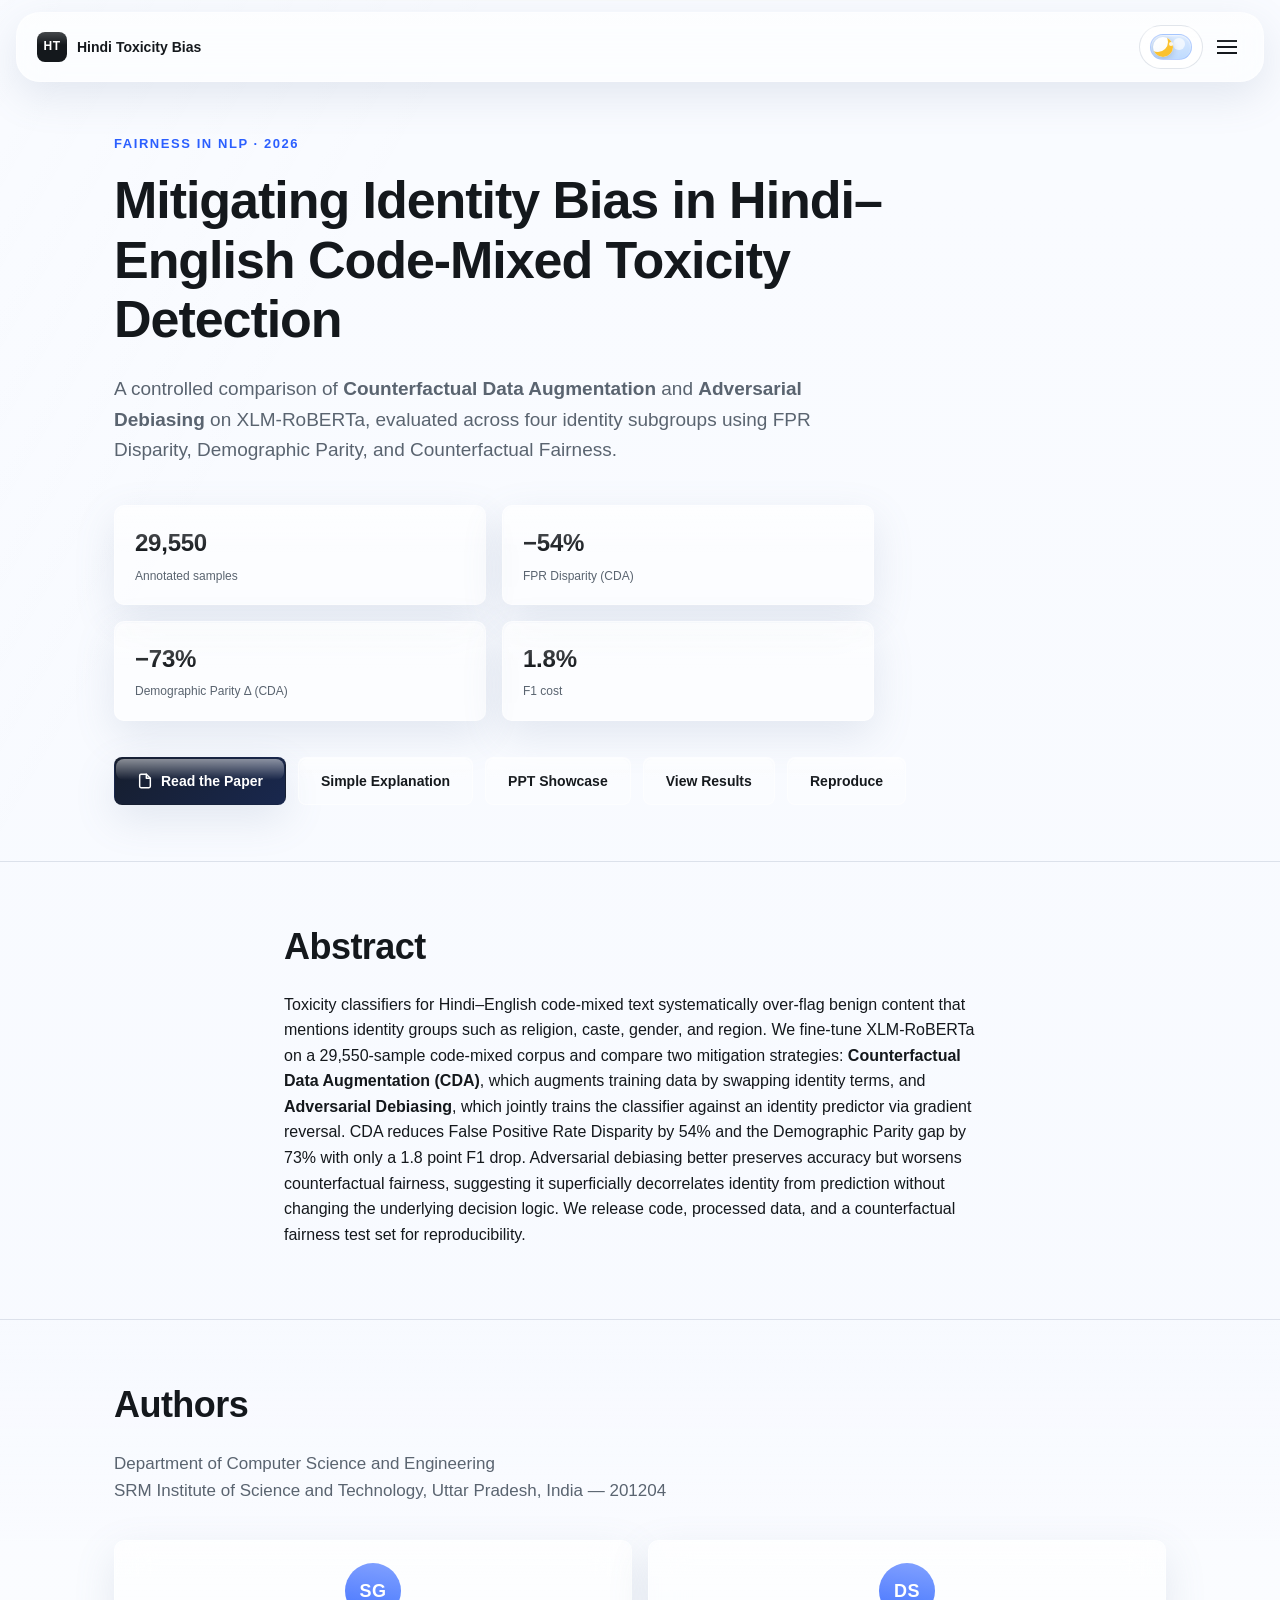
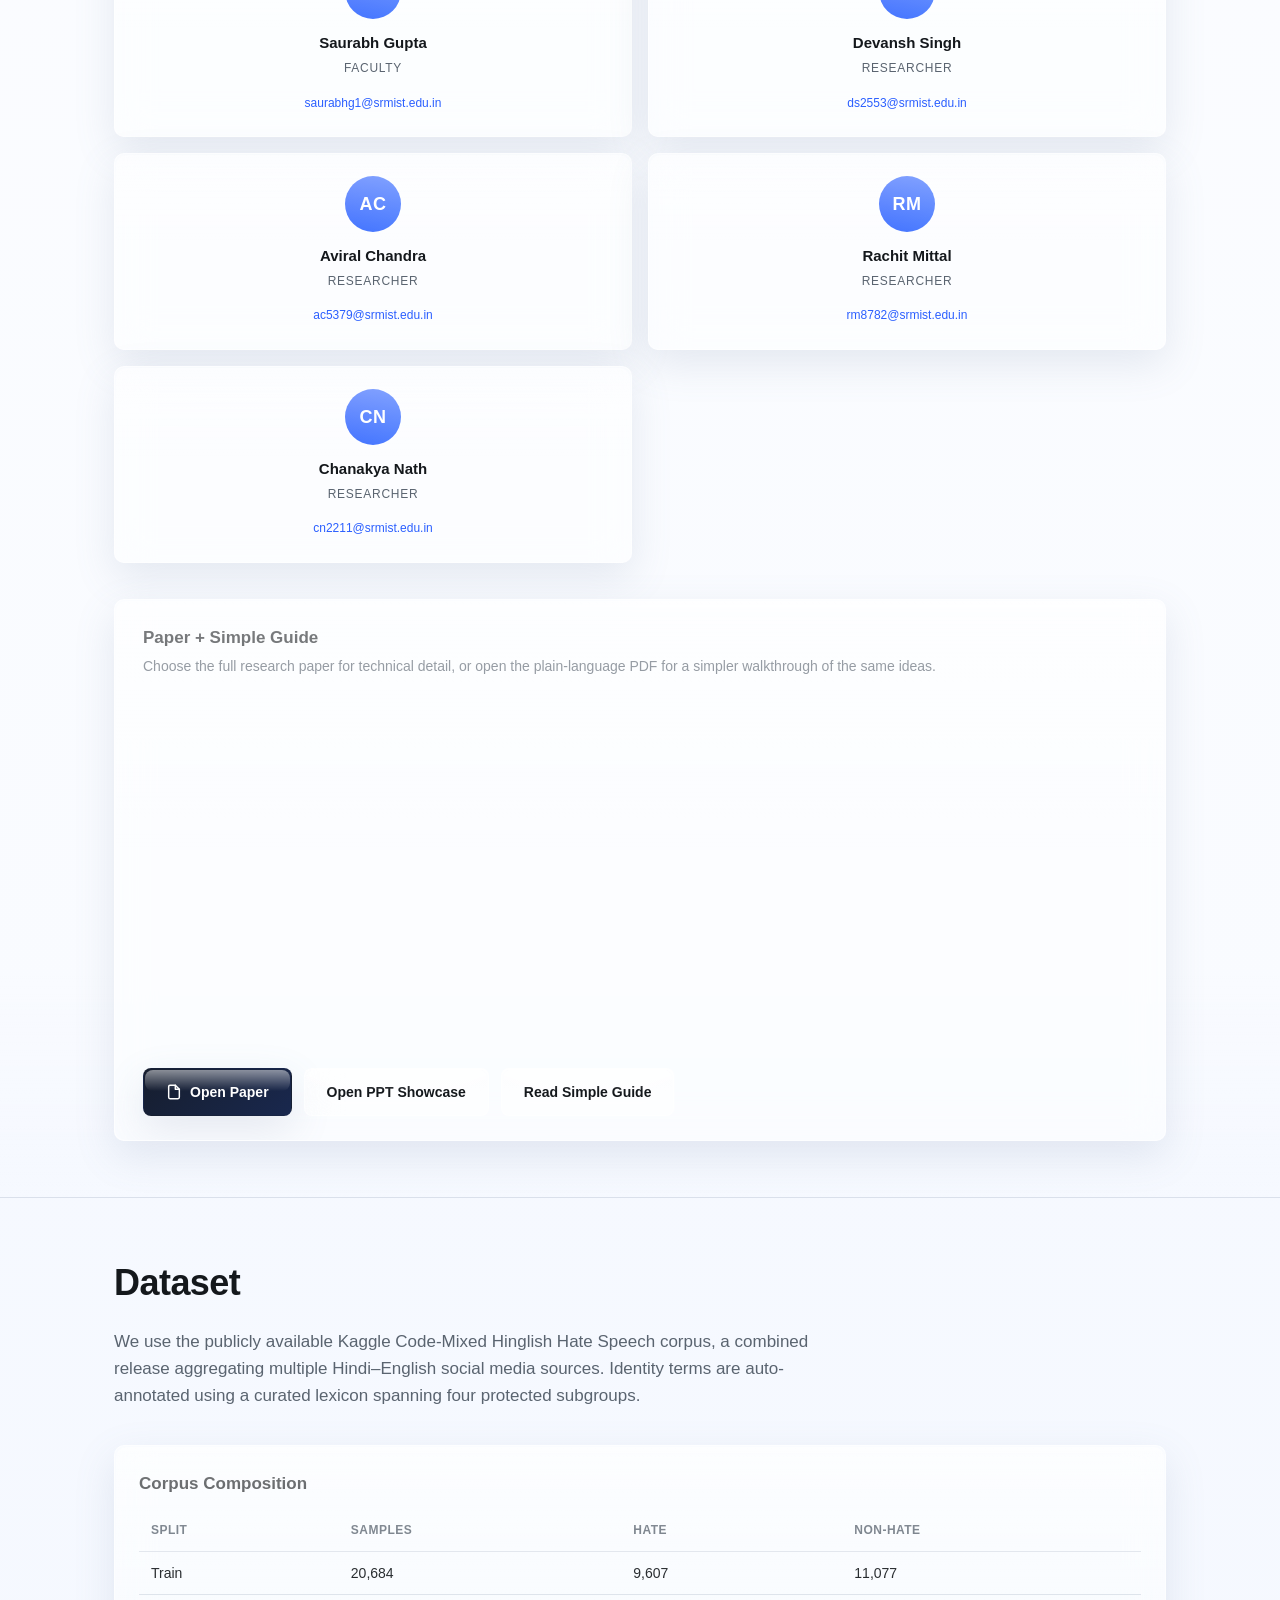
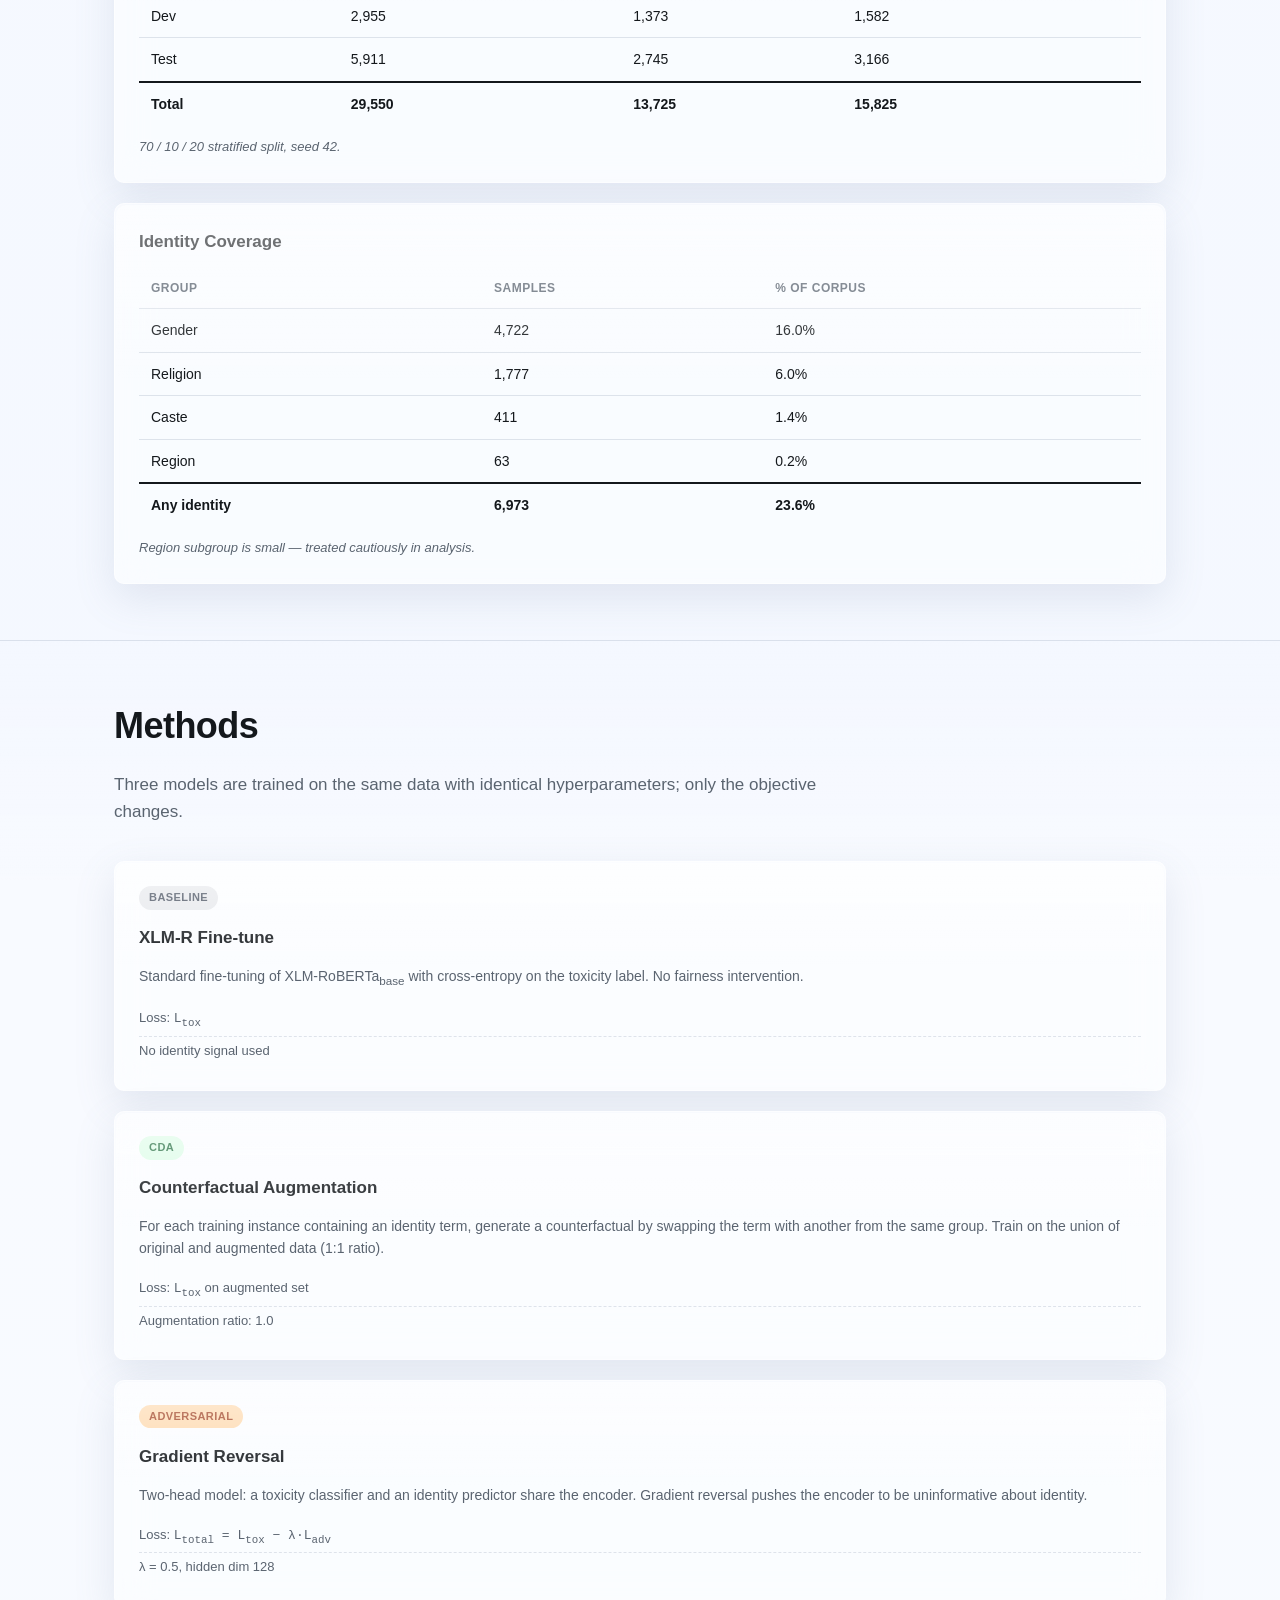
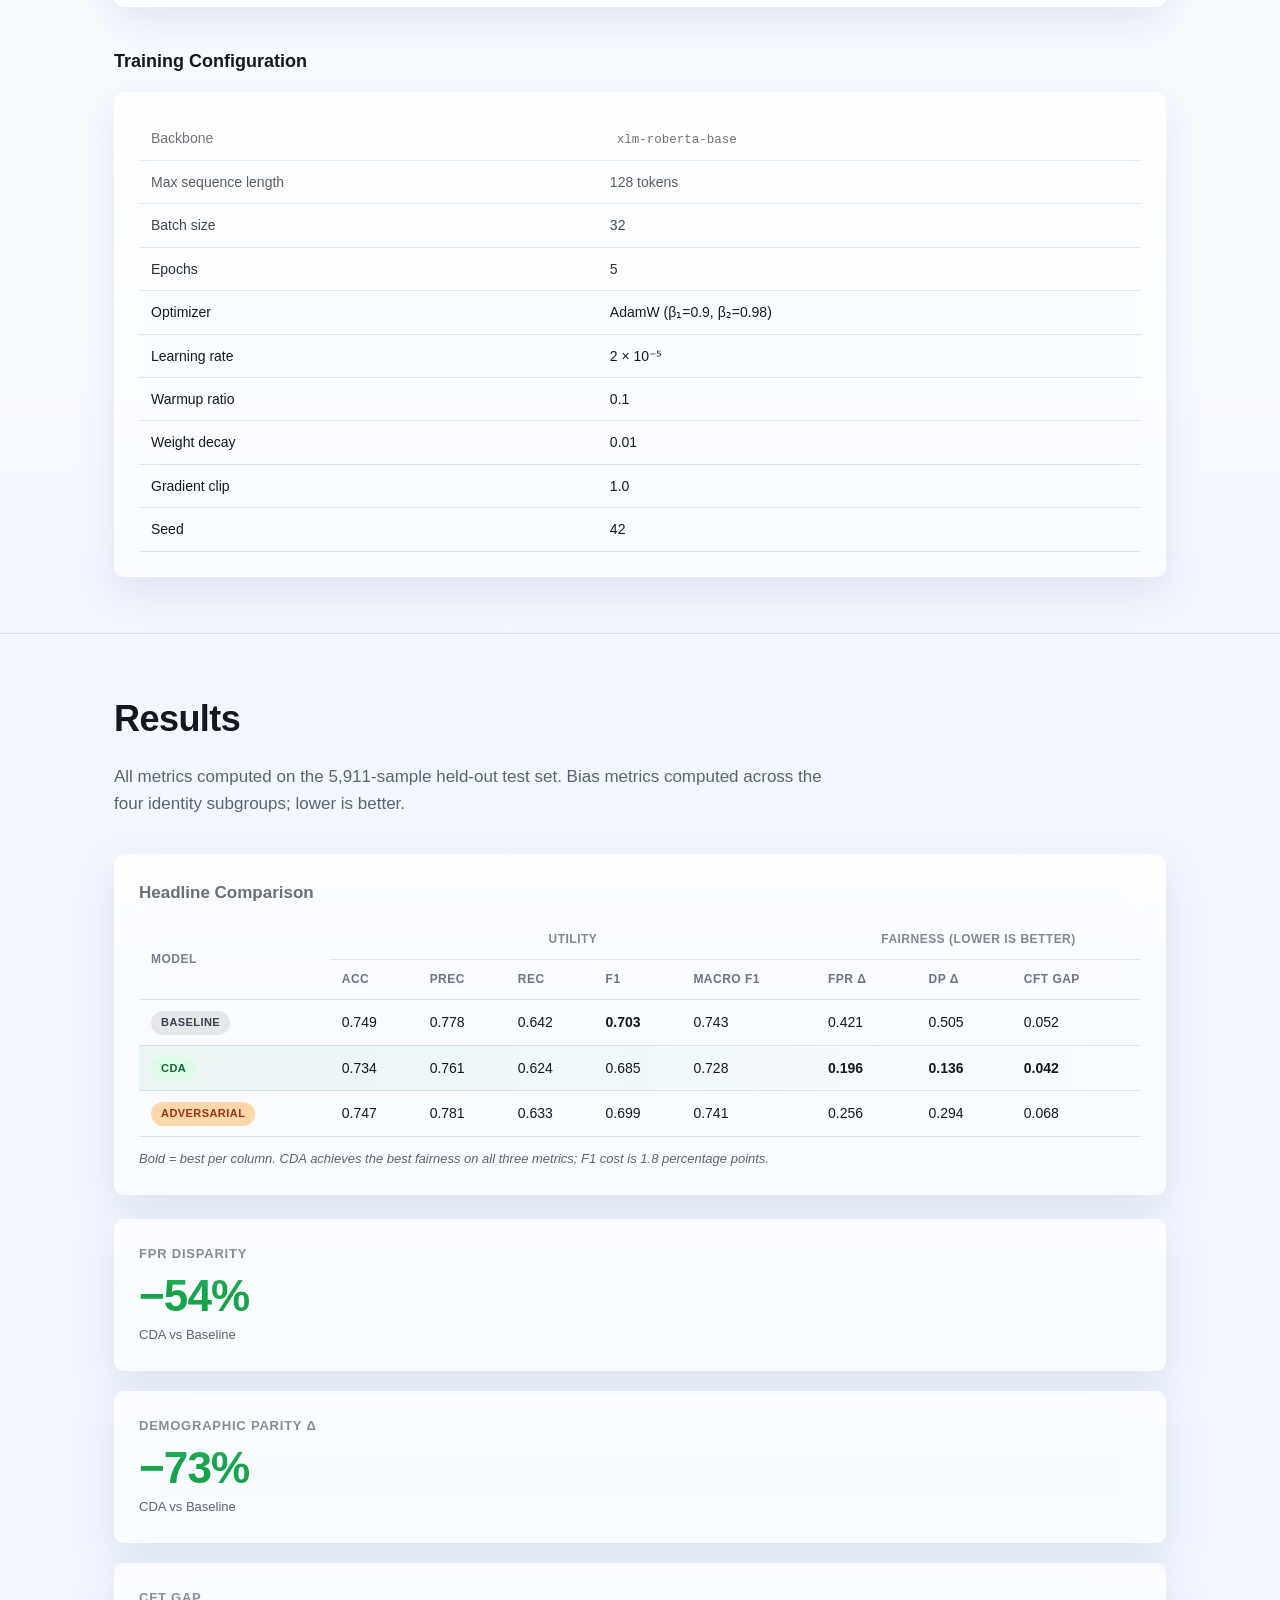
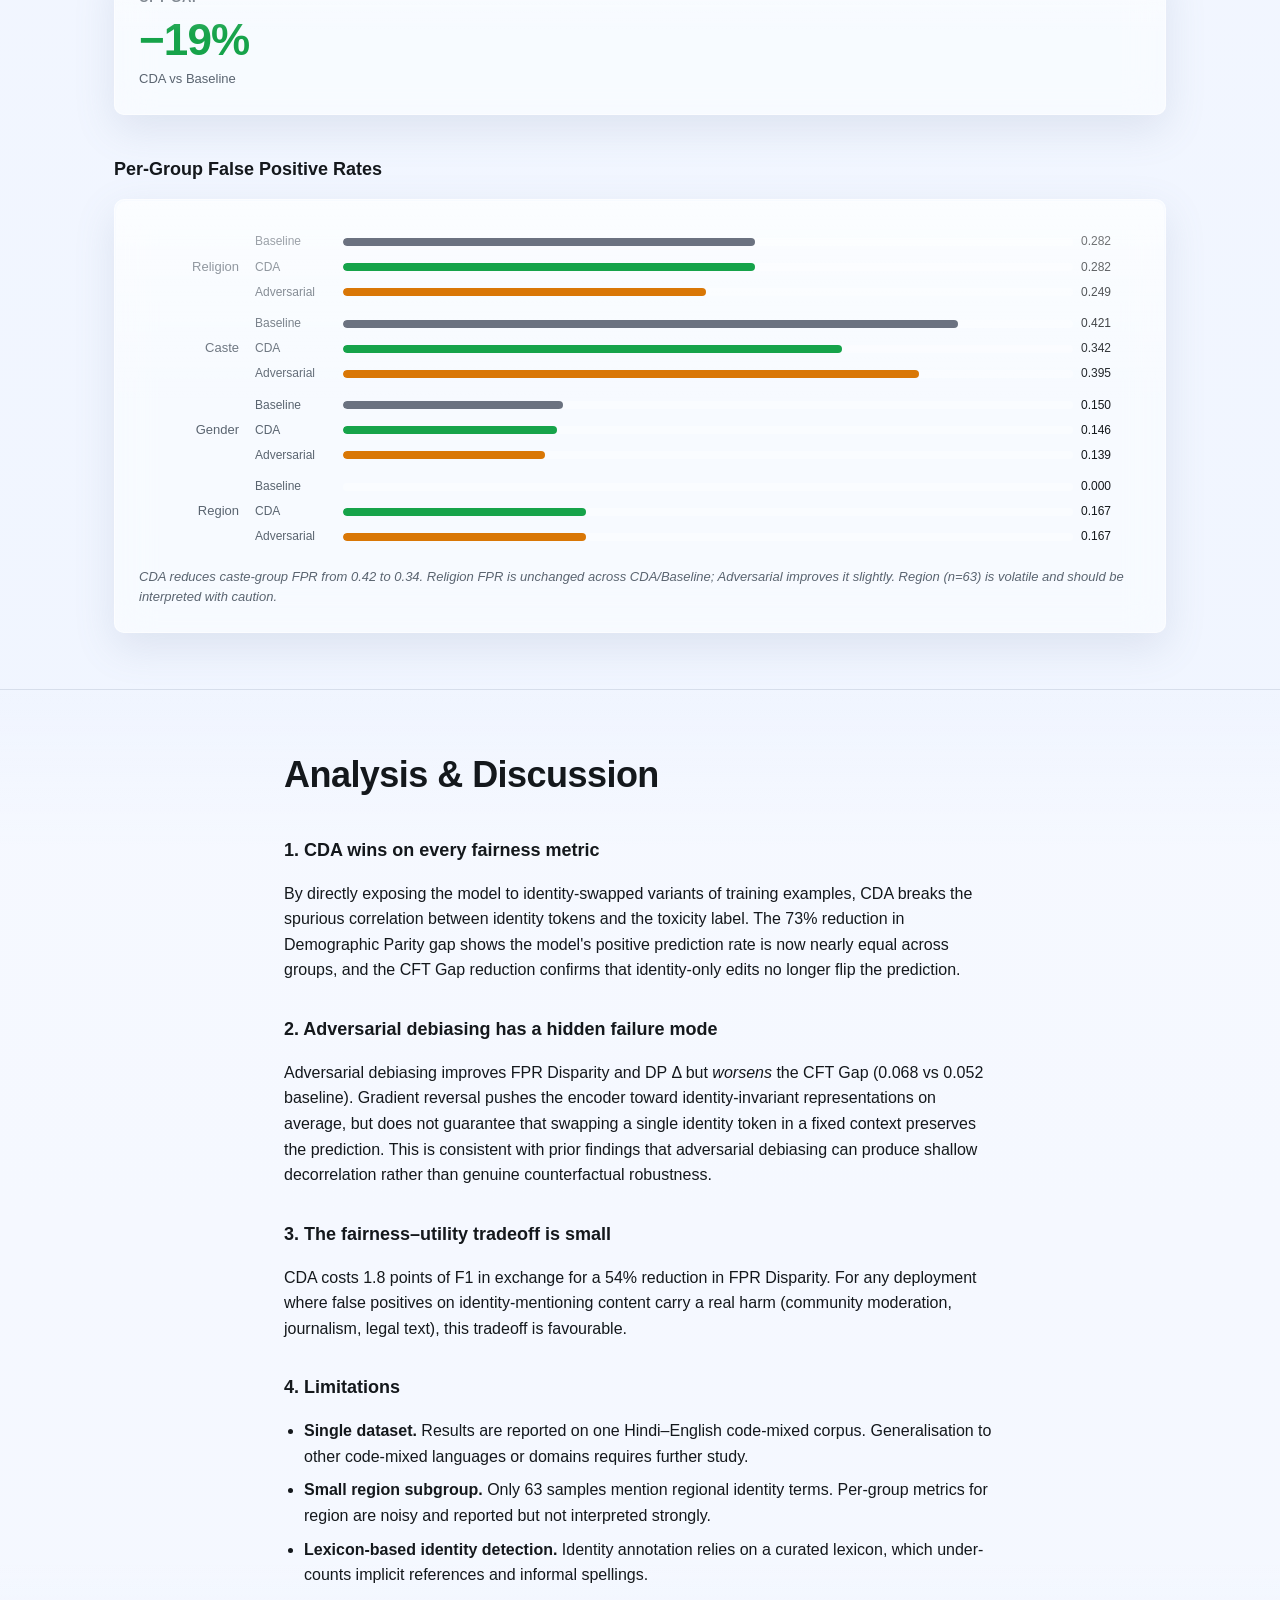
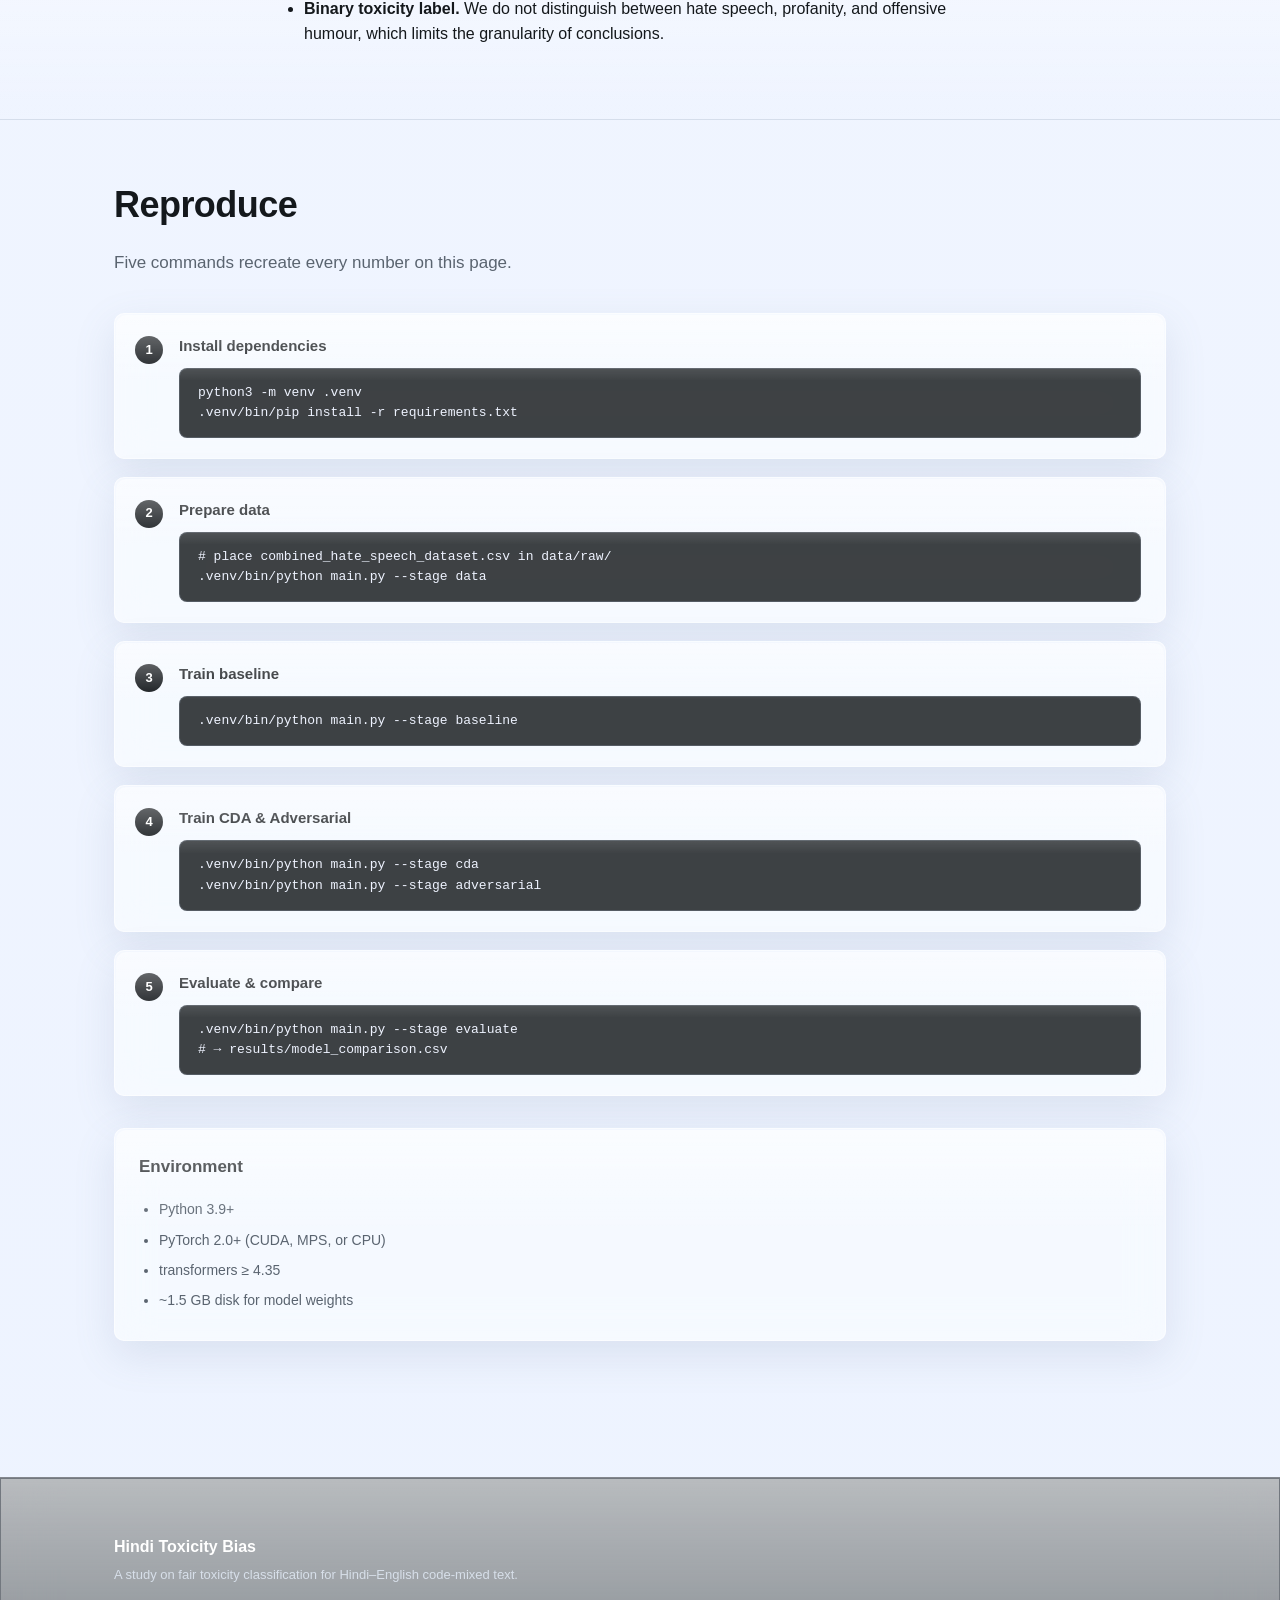
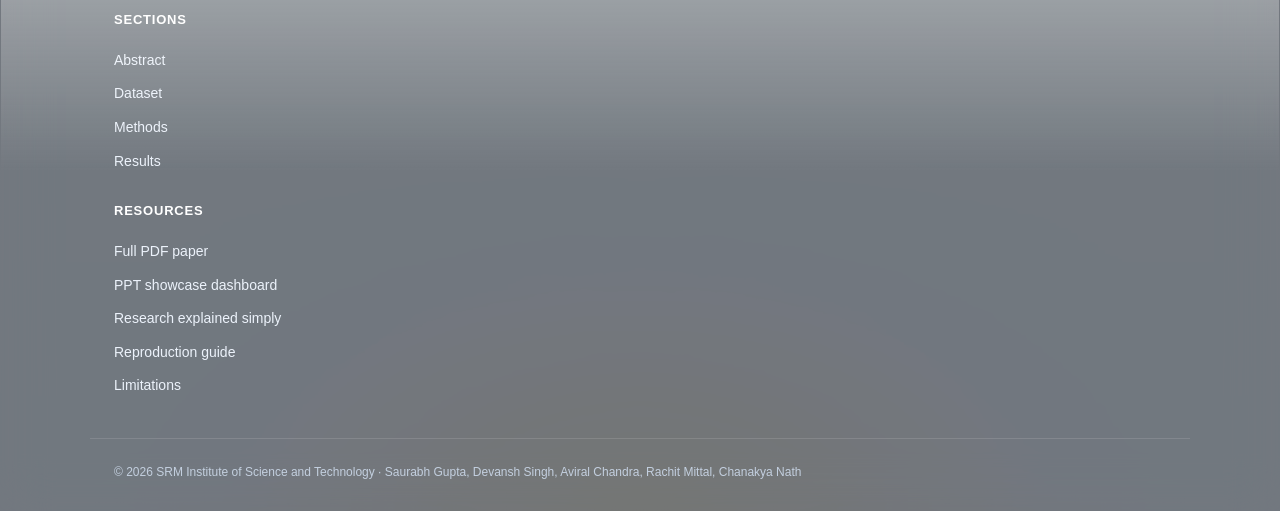
<file: docs/index.html>
<!DOCTYPE html>
<html lang="en">
<head>
  <meta charset="UTF-8" />
  <meta name="viewport" content="width=device-width, initial-scale=1.0" />
  <title>Mitigating Identity Bias in Hindi Toxicity Detection</title>
  <meta name="description" content="A study comparing Counterfactual Data Augmentation and Adversarial Debiasing for fair Hindi-English code-mixed hate speech detection." />
  <meta name="theme-color" content="#fafafa" />
  <script>
    (function () {
      try {
        var storedTheme = localStorage.getItem("theme");
        var theme = storedTheme === "dark" ? "dark" : "light";
        document.documentElement.setAttribute("data-theme", theme);
        var themeColor = document.querySelector('meta[name="theme-color"]');
        if (themeColor) {
          themeColor.setAttribute("content", theme === "dark" ? "#0d1117" : "#fafafa");
        }
      } catch (error) {}
    })();
  </script>
  <link rel="stylesheet" href="styles.css" />
</head>
<body>
  <!-- LOADING SCREEN -->
  <div id="loader" class="loader" aria-hidden="true">
    <div class="loader-inner">
      <div class="loader-mark">HT</div>
      <div class="loader-bar"><span></span></div>
      <p class="loader-text">Loading research</p>
    </div>
  </div>

  <header class="site-header">
    <nav class="nav" aria-label="Primary">
      <a href="#top" class="brand">
        <span class="brand-mark">HT</span>
        <span class="brand-text">Hindi Toxicity Bias</span>
      </a>
      <ul class="nav-links">
        <li><a href="#abstract">Abstract</a></li>
        <li><a href="#authors">Authors</a></li>
        <li><a href="#dataset">Dataset</a></li>
        <li><a href="#methods">Methods</a></li>
        <li><a href="#results">Results</a></li>
        <li><a href="#analysis">Analysis</a></li>
        <li><a href="#reproduce">Reproduce</a></li>
        <li class="nav-mobile-only"><a href="https://github.com/DevanshSrajput/Hindi-Toxicity-Bias" class="nav-github" target="_blank" rel="noopener">
          <svg xmlns="http://www.w3.org/2000/svg" width="16" height="16" viewBox="0 0 24 24" fill="currentColor" aria-hidden="true"><path d="M12 .5C5.65.5.5 5.7.5 12.12c0 5.13 3.3 9.48 7.88 11.01.58.11.79-.26.79-.57 0-.28-.01-1.03-.02-2.02-3.2.71-3.88-1.57-3.88-1.57-.53-1.35-1.28-1.71-1.28-1.71-1.04-.73.08-.72.08-.72 1.15.08 1.76 1.2 1.76 1.2 1.02 1.77 2.68 1.26 3.33.97.1-.75.4-1.26.72-1.55-2.55-.29-5.23-1.29-5.23-5.75 0-1.27.45-2.31 1.18-3.13-.12-.29-.51-1.47.11-3.06 0 0 .96-.31 3.15 1.19a10.8 10.8 0 0 1 5.74 0c2.19-1.5 3.15-1.19 3.15-1.19.62 1.59.23 2.77.11 3.06.74.82 1.18 1.86 1.18 3.13 0 4.47-2.68 5.45-5.24 5.74.41.36.77 1.07.77 2.17 0 1.57-.01 2.84-.01 3.22 0 .31.21.69.8.57A11.64 11.64 0 0 0 23.5 12.12C23.5 5.7 18.35.5 12 .5Z"/></svg>
          <span>GitHub Repo</span>
        </a></li>
        <li class="nav-mobile-only"><a href="ppt-showcase.html" class="nav-showcase">PPT Showcase</a></li>
        <li class="nav-mobile-only"><a href="Research_Explained_Simply.pdf" class="nav-guide" target="_blank" rel="noopener">Simple Guide</a></li>
        <li class="nav-mobile-only"><a href="paper.pdf" class="nav-pdf" target="_blank" rel="noopener">📄 PDF</a></li>
      </ul>
      <div class="nav-actions">
        <div class="nav-shortcuts">
          <a href="https://github.com/DevanshSrajput/Hindi-Toxicity-Bias" class="nav-github nav-github-icon" target="_blank" rel="noopener" aria-label="Open GitHub repository">
            <svg xmlns="http://www.w3.org/2000/svg" width="18" height="18" viewBox="0 0 24 24" fill="currentColor" aria-hidden="true"><path d="M12 .5C5.65.5.5 5.7.5 12.12c0 5.13 3.3 9.48 7.88 11.01.58.11.79-.26.79-.57 0-.28-.01-1.03-.02-2.02-3.2.71-3.88-1.57-3.88-1.57-.53-1.35-1.28-1.71-1.28-1.71-1.04-.73.08-.72.08-.72 1.15.08 1.76 1.2 1.76 1.2 1.02 1.77 2.68 1.26 3.33.97.1-.75.4-1.26.72-1.55-2.55-.29-5.23-1.29-5.23-5.75 0-1.27.45-2.31 1.18-3.13-.12-.29-.51-1.47.11-3.06 0 0 .96-.31 3.15 1.19a10.8 10.8 0 0 1 5.74 0c2.19-1.5 3.15-1.19 3.15-1.19.62 1.59.23 2.77.11 3.06.74.82 1.18 1.86 1.18 3.13 0 4.47-2.68 5.45-5.24 5.74.41.36.77 1.07.77 2.17 0 1.57-.01 2.84-.01 3.22 0 .31.21.69.8.57A11.64 11.64 0 0 0 23.5 12.12C23.5 5.7 18.35.5 12 .5Z"/></svg>
          </a>
          <a href="ppt-showcase.html" class="nav-showcase">PPT Showcase</a>
          <a href="Research_Explained_Simply.pdf" class="nav-guide" target="_blank" rel="noopener">Simple Guide</a>
          <a href="paper.pdf" class="nav-pdf" target="_blank" rel="noopener">📄 PDF</a>
        </div>
        <button class="theme-toggle" type="button" aria-label="Switch to dark mode" aria-pressed="false">
          <span class="theme-toggle-switch" aria-hidden="true">
            <span class="theme-toggle-thumb"></span>
          </span>
          <span class="theme-toggle-text">Dark mode</span>
        </button>
        <button class="nav-toggle" type="button" aria-label="Toggle navigation" aria-expanded="false">
          <span></span><span></span><span></span>
        </button>
      </div>
    </nav>
  </header>

  <main id="top">
    <!-- HERO -->
    <section class="hero">
      <div class="container">
        <p class="eyebrow">Fairness in NLP · 2026</p>
        <h1>Mitigating Identity Bias in Hindi&#8211;English Code-Mixed Toxicity Detection</h1>
        <p class="lede">
          A controlled comparison of <strong>Counterfactual Data Augmentation</strong> and
          <strong>Adversarial Debiasing</strong> on XLM-RoBERTa, evaluated across four identity
          subgroups using FPR Disparity, Demographic Parity, and Counterfactual Fairness.
        </p>
        <div class="hero-stats">
          <div class="stat">
            <span class="stat-num">29,550</span>
            <span class="stat-label">Annotated samples</span>
          </div>
          <div class="stat">
            <span class="stat-num">−54%</span>
            <span class="stat-label">FPR Disparity (CDA)</span>
          </div>
          <div class="stat">
            <span class="stat-num">−73%</span>
            <span class="stat-label">Demographic Parity Δ (CDA)</span>
          </div>
          <div class="stat">
            <span class="stat-num">1.8%</span>
            <span class="stat-label">F1 cost</span>
          </div>
        </div>
        <div class="hero-actions">
          <a href="paper.pdf" target="_blank" rel="noopener" class="btn btn-primary">
            <svg xmlns="http://www.w3.org/2000/svg" width="16" height="16" viewBox="0 0 24 24" fill="none" stroke="currentColor" stroke-width="2.2" stroke-linecap="round" stroke-linejoin="round" style="margin-right:8px;vertical-align:-3px"><path d="M14 2H6a2 2 0 0 0-2 2v16a2 2 0 0 0 2 2h12a2 2 0 0 0 2-2V8z"/><polyline points="14 2 14 8 20 8"/></svg>
            Read the Paper
          </a>
          <a href="Research_Explained_Simply.pdf" target="_blank" rel="noopener" class="btn btn-ghost">Simple Explanation</a>
          <a href="ppt-showcase.html" class="btn btn-ghost">PPT Showcase</a>
          <a href="#results" class="btn btn-ghost">View Results</a>
          <a href="#reproduce" class="btn btn-ghost">Reproduce</a>
        </div>
      </div>
    </section>

    <!-- ABSTRACT -->
    <section id="abstract" class="section">
      <div class="container narrow">
        <h2>Abstract</h2>
        <p>
          Toxicity classifiers for Hindi&#8211;English code-mixed text systematically over-flag
          benign content that mentions identity groups such as religion, caste, gender, and
          region. We fine-tune XLM-RoBERTa on a 29,550-sample code-mixed corpus and compare two
          mitigation strategies: <strong>Counterfactual Data Augmentation (CDA)</strong>, which
          augments training data by swapping identity terms, and <strong>Adversarial
          Debiasing</strong>, which jointly trains the classifier against an identity predictor
          via gradient reversal. CDA reduces False Positive Rate Disparity by 54% and the
          Demographic Parity gap by 73% with only a 1.8 point F1 drop. Adversarial debiasing
          better preserves accuracy but worsens counterfactual fairness, suggesting it
          superficially decorrelates identity from prediction without changing the underlying
          decision logic. We release code, processed data, and a counterfactual fairness test
          set for reproducibility.
        </p>
      </div>
    </section>

    <!-- AUTHORS -->
    <section id="authors" class="section section-alt">
      <div class="container">
        <h2>Authors</h2>
        <p class="section-lede">
          Department of Computer Science and Engineering<br>
          SRM Institute of Science and Technology, Uttar Pradesh, India &mdash; 201204
        </p>

        <div class="authors-grid">
          <article class="author-card">
            <div class="author-avatar">SG</div>
            <h3>Saurabh Gupta</h3>
            <p class="author-role">Faculty</p>
            <a class="author-mail" href="mailto:saurabhg1@srmist.edu.in">saurabhg1@srmist.edu.in</a>
          </article>

          <article class="author-card">
            <div class="author-avatar">DS</div>
            <h3>Devansh Singh</h3>
            <p class="author-role">Researcher</p>
            <a class="author-mail" href="mailto:ds2553@srmist.edu.in">ds2553@srmist.edu.in</a>
          </article>

          <article class="author-card">
            <div class="author-avatar">AC</div>
            <h3>Aviral Chandra</h3>
            <p class="author-role">Researcher</p>
            <a class="author-mail" href="mailto:ac5379@srmist.edu.in">ac5379@srmist.edu.in</a>
          </article>

          <article class="author-card">
            <div class="author-avatar">RM</div>
            <h3>Rachit Mittal</h3>
            <p class="author-role">Researcher</p>
            <a class="author-mail" href="mailto:rm8782@srmist.edu.in">rm8782@srmist.edu.in</a>
          </article>

          <article class="author-card">
            <div class="author-avatar">CN</div>
            <h3>Chanakya Nath</h3>
            <p class="author-role">Researcher</p>
            <a class="author-mail" href="mailto:cn2211@srmist.edu.in">cn2211@srmist.edu.in</a>
          </article>
        </div>

        <div class="paper-cta">
          <div class="paper-cta-copy">
            <h3>Paper + Simple Guide</h3>
            <p>Choose the full research paper for technical detail, or open the plain-language PDF for a simpler walkthrough of the same ideas.</p>
          </div>
          <div class="paper-cta-actions">
            <a href="paper.pdf" target="_blank" rel="noopener" class="btn btn-primary">
              <svg xmlns="http://www.w3.org/2000/svg" width="16" height="16" viewBox="0 0 24 24" fill="none" stroke="currentColor" stroke-width="2.2" stroke-linecap="round" stroke-linejoin="round" style="margin-right:8px;vertical-align:-3px"><path d="M14 2H6a2 2 0 0 0-2 2v16a2 2 0 0 0 2 2h12a2 2 0 0 0 2-2V8z"/><polyline points="14 2 14 8 20 8"/></svg>
              Open Paper
            </a>
            <a href="ppt-showcase.html" class="btn btn-ghost">Open PPT Showcase</a>
            <a href="Research_Explained_Simply.pdf" target="_blank" rel="noopener" class="btn btn-ghost">Read Simple Guide</a>
          </div>
        </div>
      </div>
    </section>

    <!-- DATASET -->
    <section id="dataset" class="section">
      <div class="container">
        <h2>Dataset</h2>
        <p class="section-lede">
          We use the publicly available Kaggle Code-Mixed Hinglish Hate Speech corpus, a
          combined release aggregating multiple Hindi&#8211;English social media sources.
          Identity terms are auto-annotated using a curated lexicon spanning four protected
          subgroups.
        </p>

        <div class="grid grid-2">
          <div class="card">
            <h3>Corpus Composition</h3>
            <table class="data-table">
              <thead>
                <tr><th>Split</th><th>Samples</th><th>Hate</th><th>Non-Hate</th></tr>
              </thead>
              <tbody>
                <tr><td>Train</td><td>20,684</td><td>9,607</td><td>11,077</td></tr>
                <tr><td>Dev</td><td>2,955</td><td>1,373</td><td>1,582</td></tr>
                <tr><td>Test</td><td>5,911</td><td>2,745</td><td>3,166</td></tr>
                <tr class="total"><td>Total</td><td>29,550</td><td>13,725</td><td>15,825</td></tr>
              </tbody>
            </table>
            <p class="caption">70 / 10 / 20 stratified split, seed 42.</p>
          </div>

          <div class="card">
            <h3>Identity Coverage</h3>
            <table class="data-table">
              <thead>
                <tr><th>Group</th><th>Samples</th><th>% of corpus</th></tr>
              </thead>
              <tbody>
                <tr><td>Gender</td><td>4,722</td><td>16.0%</td></tr>
                <tr><td>Religion</td><td>1,777</td><td>6.0%</td></tr>
                <tr><td>Caste</td><td>411</td><td>1.4%</td></tr>
                <tr><td>Region</td><td>63</td><td>0.2%</td></tr>
                <tr class="total"><td>Any identity</td><td>6,973</td><td>23.6%</td></tr>
              </tbody>
            </table>
            <p class="caption">Region subgroup is small &mdash; treated cautiously in analysis.</p>
          </div>
        </div>
      </div>
    </section>

    <!-- METHODS -->
    <section id="methods" class="section section-alt">
      <div class="container">
        <h2>Methods</h2>
        <p class="section-lede">
          Three models are trained on the same data with identical hyperparameters; only the
          objective changes.
        </p>

        <div class="grid grid-3">
          <div class="card method-card">
            <span class="badge badge-baseline">Baseline</span>
            <h3>XLM-R Fine-tune</h3>
            <p>
              Standard fine-tuning of XLM-RoBERTa<sub>base</sub> with cross-entropy on the toxicity
              label. No fairness intervention.
            </p>
            <ul class="hyper-list">
              <li>Loss: <code>L<sub>tox</sub></code></li>
              <li>No identity signal used</li>
            </ul>
          </div>

          <div class="card method-card">
            <span class="badge badge-cda">CDA</span>
            <h3>Counterfactual Augmentation</h3>
            <p>
              For each training instance containing an identity term, generate a counterfactual
              by swapping the term with another from the same group. Train on the union of
              original and augmented data (1:1 ratio).
            </p>
            <ul class="hyper-list">
              <li>Loss: <code>L<sub>tox</sub></code> on augmented set</li>
              <li>Augmentation ratio: 1.0</li>
            </ul>
          </div>

          <div class="card method-card">
            <span class="badge badge-adv">Adversarial</span>
            <h3>Gradient Reversal</h3>
            <p>
              Two-head model: a toxicity classifier and an identity predictor share the encoder.
              Gradient reversal pushes the encoder to be uninformative about identity.
            </p>
            <ul class="hyper-list">
              <li>Loss: <code>L<sub>total</sub> = L<sub>tox</sub> &minus; λ·L<sub>adv</sub></code></li>
              <li>λ = 0.5, hidden dim 128</li>
            </ul>
          </div>
        </div>

        <h3 class="subhead">Training Configuration</h3>
        <div class="card config-card">
          <table class="data-table">
            <tbody>
              <tr><td>Backbone</td><td><code>xlm-roberta-base</code></td></tr>
              <tr><td>Max sequence length</td><td>128 tokens</td></tr>
              <tr><td>Batch size</td><td>32</td></tr>
              <tr><td>Epochs</td><td>5</td></tr>
              <tr><td>Optimizer</td><td>AdamW (β₁=0.9, β₂=0.98)</td></tr>
              <tr><td>Learning rate</td><td>2 × 10⁻⁵</td></tr>
              <tr><td>Warmup ratio</td><td>0.1</td></tr>
              <tr><td>Weight decay</td><td>0.01</td></tr>
              <tr><td>Gradient clip</td><td>1.0</td></tr>
              <tr><td>Seed</td><td>42</td></tr>
            </tbody>
          </table>
        </div>
      </div>
    </section>

    <!-- RESULTS -->
    <section id="results" class="section">
      <div class="container">
        <h2>Results</h2>
        <p class="section-lede">
          All metrics computed on the 5,911-sample held-out test set. Bias metrics computed
          across the four identity subgroups; lower is better.
        </p>

        <div class="card results-card">
          <h3>Headline Comparison</h3>
          <div class="table-wrap">
            <table class="data-table results-table">
              <thead>
                <tr>
                  <th rowspan="2">Model</th>
                  <th colspan="5" class="group-header">Utility</th>
                  <th colspan="3" class="group-header">Fairness (lower is better)</th>
                </tr>
                <tr>
                  <th>Acc</th><th>Prec</th><th>Rec</th><th>F1</th><th>Macro F1</th>
                  <th>FPR Δ</th><th>DP Δ</th><th>CFT Gap</th>
                </tr>
              </thead>
              <tbody>
                <tr>
                  <td><span class="badge badge-baseline">Baseline</span></td>
                  <td>0.749</td><td>0.778</td><td>0.642</td><td><strong>0.703</strong></td><td>0.743</td>
                  <td>0.421</td><td>0.505</td><td>0.052</td>
                </tr>
                <tr class="row-best">
                  <td><span class="badge badge-cda">CDA</span></td>
                  <td>0.734</td><td>0.761</td><td>0.624</td><td>0.685</td><td>0.728</td>
                  <td><strong>0.196</strong></td><td><strong>0.136</strong></td><td><strong>0.042</strong></td>
                </tr>
                <tr>
                  <td><span class="badge badge-adv">Adversarial</span></td>
                  <td>0.747</td><td>0.781</td><td>0.633</td><td>0.699</td><td>0.741</td>
                  <td>0.256</td><td>0.294</td><td>0.068</td>
                </tr>
              </tbody>
            </table>
          </div>
          <p class="caption">
            Bold = best per column. CDA achieves the best fairness on all three metrics; F1 cost
            is 1.8 percentage points.
          </p>
        </div>

        <div class="grid grid-3 deltas">
          <div class="card delta-card good">
            <span class="delta-label">FPR Disparity</span>
            <span class="delta-value">−54%</span>
            <span class="delta-sub">CDA vs Baseline</span>
          </div>
          <div class="card delta-card good">
            <span class="delta-label">Demographic Parity Δ</span>
            <span class="delta-value">−73%</span>
            <span class="delta-sub">CDA vs Baseline</span>
          </div>
          <div class="card delta-card good">
            <span class="delta-label">CFT Gap</span>
            <span class="delta-value">−19%</span>
            <span class="delta-sub">CDA vs Baseline</span>
          </div>
        </div>

        <h3 class="subhead">Per-Group False Positive Rates</h3>
        <div class="card">
          <div class="chart" id="fprChart" aria-label="Bar chart of FPR by identity group">
            <!-- bars rendered by JS -->
          </div>
          <p class="caption">
            CDA reduces caste-group FPR from 0.42 to 0.34. Religion FPR is unchanged across
            CDA/Baseline; Adversarial improves it slightly. Region (n=63) is volatile and
            should be interpreted with caution.
          </p>
        </div>
      </div>
    </section>

    <!-- ANALYSIS -->
    <section id="analysis" class="section section-alt">
      <div class="container narrow">
        <h2>Analysis &amp; Discussion</h2>

        <h3>1. CDA wins on every fairness metric</h3>
        <p>
          By directly exposing the model to identity-swapped variants of training examples,
          CDA breaks the spurious correlation between identity tokens and the toxicity label.
          The 73% reduction in Demographic Parity gap shows the model&apos;s positive prediction
          rate is now nearly equal across groups, and the CFT Gap reduction confirms that
          identity-only edits no longer flip the prediction.
        </p>

        <h3>2. Adversarial debiasing has a hidden failure mode</h3>
        <p>
          Adversarial debiasing improves FPR Disparity and DP Δ but <em>worsens</em> the CFT
          Gap (0.068 vs 0.052 baseline). Gradient reversal pushes the encoder toward
          identity-invariant representations on average, but does not guarantee that swapping
          a single identity token in a fixed context preserves the prediction. This is
          consistent with prior findings that adversarial debiasing can produce shallow
          decorrelation rather than genuine counterfactual robustness.
        </p>

        <h3>3. The fairness&ndash;utility tradeoff is small</h3>
        <p>
          CDA costs 1.8 points of F1 in exchange for a 54% reduction in FPR Disparity. For any
          deployment where false positives on identity-mentioning content carry a real harm
          (community moderation, journalism, legal text), this tradeoff is favourable.
        </p>

        <h3>4. Limitations</h3>
        <ul>
          <li>
            <strong>Single dataset.</strong> Results are reported on one Hindi&ndash;English
            code-mixed corpus. Generalisation to other code-mixed languages or domains
            requires further study.
          </li>
          <li>
            <strong>Small region subgroup.</strong> Only 63 samples mention regional identity
            terms. Per-group metrics for region are noisy and reported but not interpreted
            strongly.
          </li>
          <li>
            <strong>Lexicon-based identity detection.</strong> Identity annotation relies on a
            curated lexicon, which under-counts implicit references and informal spellings.
          </li>
          <li>
            <strong>Binary toxicity label.</strong> We do not distinguish between hate speech,
            profanity, and offensive humour, which limits the granularity of conclusions.
          </li>
        </ul>
      </div>
    </section>

    <!-- REPRODUCE -->
    <section id="reproduce" class="section">
      <div class="container">
        <h2>Reproduce</h2>
        <p class="section-lede">Five commands recreate every number on this page.</p>

        <ol class="repro-steps">
          <li>
            <h4>Install dependencies</h4>
            <pre><code>python3 -m venv .venv
.venv/bin/pip install -r requirements.txt</code></pre>
          </li>
          <li>
            <h4>Prepare data</h4>
            <pre><code># place combined_hate_speech_dataset.csv in data/raw/
.venv/bin/python main.py --stage data</code></pre>
          </li>
          <li>
            <h4>Train baseline</h4>
            <pre><code>.venv/bin/python main.py --stage baseline</code></pre>
          </li>
          <li>
            <h4>Train CDA &amp; Adversarial</h4>
            <pre><code>.venv/bin/python main.py --stage cda
.venv/bin/python main.py --stage adversarial</code></pre>
          </li>
          <li>
            <h4>Evaluate &amp; compare</h4>
            <pre><code>.venv/bin/python main.py --stage evaluate
# → results/model_comparison.csv</code></pre>
          </li>
        </ol>

        <div class="card env-card">
          <h3>Environment</h3>
          <ul>
            <li>Python 3.9+</li>
            <li>PyTorch 2.0+ (CUDA, MPS, or CPU)</li>
            <li>transformers ≥ 4.35</li>
            <li>~1.5 GB disk for model weights</li>
          </ul>
        </div>
      </div>
    </section>
  </main>

  <footer class="site-footer">
    <div class="container footer-grid">
      <div>
        <p class="brand-text">Hindi Toxicity Bias</p>
        <p class="muted">A study on fair toxicity classification for Hindi&ndash;English code-mixed text.</p>
      </div>
      <div>
        <p class="footer-head">Sections</p>
        <ul>
          <li><a href="#abstract">Abstract</a></li>
          <li><a href="#dataset">Dataset</a></li>
          <li><a href="#methods">Methods</a></li>
          <li><a href="#results">Results</a></li>
        </ul>
      </div>
      <div>
        <p class="footer-head">Resources</p>
        <ul>
          <li><a href="paper.pdf" target="_blank" rel="noopener">Full PDF paper</a></li>
          <li><a href="ppt-showcase.html">PPT showcase dashboard</a></li>
          <li><a href="Research_Explained_Simply.pdf" target="_blank" rel="noopener">Research explained simply</a></li>
          <li><a href="#reproduce">Reproduction guide</a></li>
          <li><a href="#analysis">Limitations</a></li>
        </ul>
      </div>
    </div>
    <div class="container">
      <p class="muted small">
        © 2026 SRM Institute of Science and Technology · Saurabh Gupta, Devansh Singh, Aviral Chandra, Rachit Mittal, Chanakya Nath
      </p>
    </div>
  </footer>

  <script src="script.js"></script>
</body>
</html>
</file>
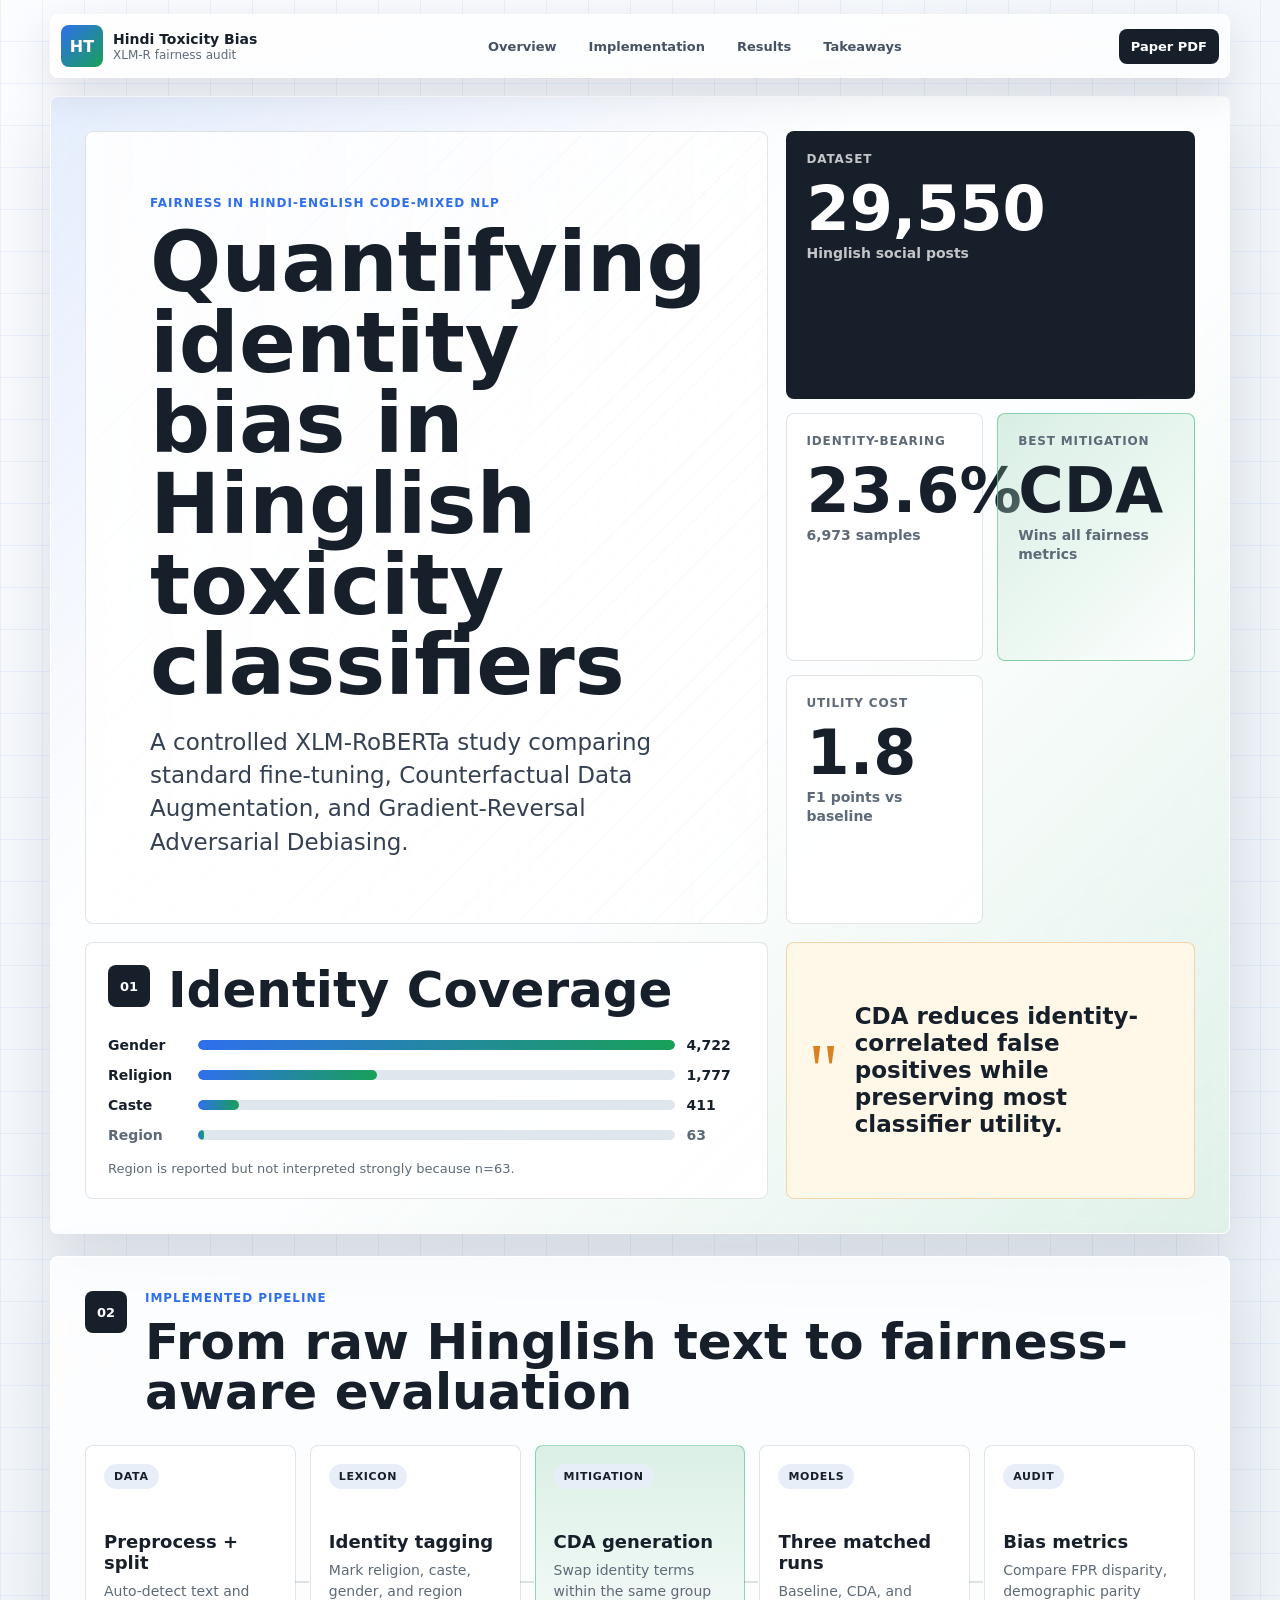
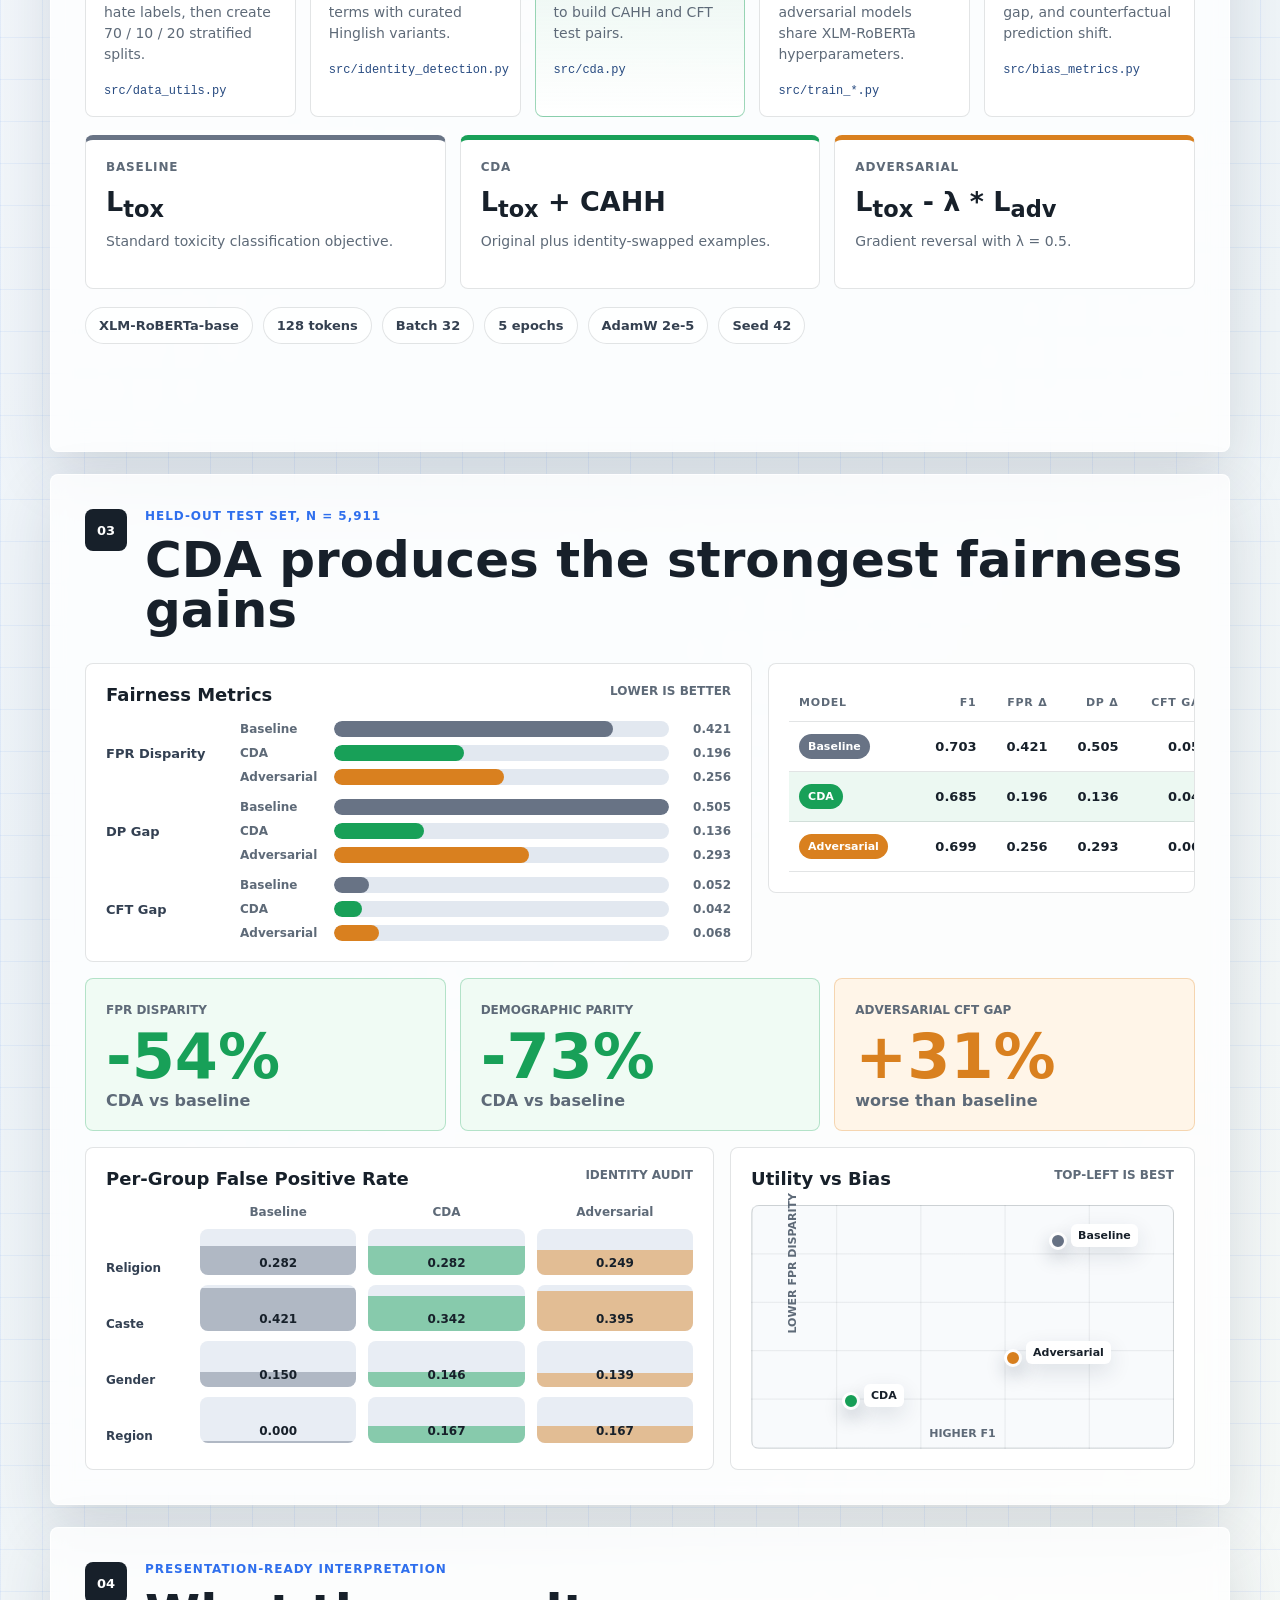
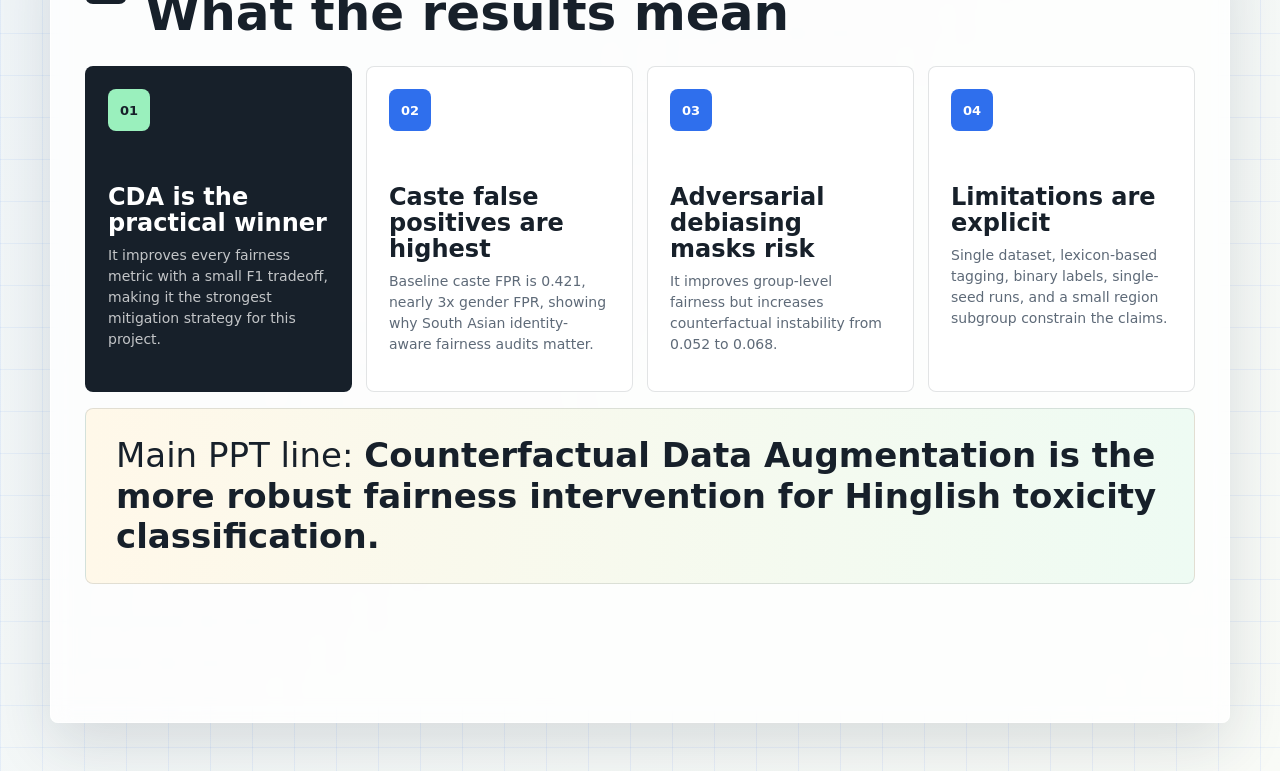
<file: docs/ppt-showcase.html>
<!DOCTYPE html>
<html lang="en">
<head>
  <meta charset="UTF-8" />
  <meta name="viewport" content="width=device-width, initial-scale=1.0" />
  <title>Hindi Toxicity Bias Research Showcase</title>
  <meta
    name="description"
    content="Presentation dashboard for the Hindi-Hinglish toxicity bias mitigation research project."
  />
  <meta name="theme-color" content="#f6f8fb" />
  <link rel="stylesheet" href="ppt-showcase.css" />
</head>
<body>
  <header class="topbar">
    <a class="brand" href="#overview" aria-label="Hindi Toxicity Bias showcase">
      <span class="brand-mark">HT</span>
      <span>
        <strong>Hindi Toxicity Bias</strong>
        <small>XLM-R fairness audit</small>
      </span>
    </a>

    <nav class="deck-nav" aria-label="Deck sections">
      <a href="#overview">Overview</a>
      <a href="#implementation">Implementation</a>
      <a href="#results">Results</a>
      <a href="#takeaways">Takeaways</a>
    </nav>

    <a class="paper-link" href="paper.pdf" target="_blank" rel="noopener">Paper PDF</a>
  </header>

  <main class="deck">
    <section class="slide overview-slide" id="overview" aria-labelledby="overview-title">
      <div class="overview-grid">
        <div class="title-panel">
          <p class="kicker">Fairness in Hindi-English code-mixed NLP</p>
          <h1 id="overview-title">Quantifying identity bias in Hinglish toxicity classifiers</h1>
          <p class="lede">
            A controlled XLM-RoBERTa study comparing standard fine-tuning,
            Counterfactual Data Augmentation, and Gradient-Reversal Adversarial Debiasing.
          </p>
        </div>

        <div class="metric-wall" aria-label="Headline research metrics">
          <article class="metric-card large">
            <span class="metric-label">Dataset</span>
            <strong>29,550</strong>
            <span>Hinglish social posts</span>
          </article>
          <article class="metric-card">
            <span class="metric-label">Identity-bearing</span>
            <strong>23.6%</strong>
            <span>6,973 samples</span>
          </article>
          <article class="metric-card winner">
            <span class="metric-label">Best mitigation</span>
            <strong>CDA</strong>
            <span>Wins all fairness metrics</span>
          </article>
          <article class="metric-card">
            <span class="metric-label">Utility cost</span>
            <strong>1.8</strong>
            <span>F1 points vs baseline</span>
          </article>
        </div>

        <div class="identity-panel">
          <div class="panel-heading">
            <span class="section-number">01</span>
            <h2>Identity Coverage</h2>
          </div>
          <div class="identity-bars" aria-label="Identity group sample coverage">
            <div class="identity-row">
              <span>Gender</span>
              <div class="mini-track"><i style="width: 100%"></i></div>
              <strong>4,722</strong>
            </div>
            <div class="identity-row">
              <span>Religion</span>
              <div class="mini-track"><i style="width: 37.6%"></i></div>
              <strong>1,777</strong>
            </div>
            <div class="identity-row">
              <span>Caste</span>
              <div class="mini-track"><i style="width: 8.7%"></i></div>
              <strong>411</strong>
            </div>
            <div class="identity-row muted">
              <span>Region</span>
              <div class="mini-track"><i style="width: 1.3%"></i></div>
              <strong>63</strong>
            </div>
          </div>
          <p class="note">Region is reported but not interpreted strongly because n=63.</p>
        </div>

        <div class="thesis-panel">
          <span class="quote-mark">"</span>
          <p>
            CDA reduces identity-correlated false positives while preserving most classifier utility.
          </p>
        </div>
      </div>
    </section>

    <section class="slide" id="implementation" aria-labelledby="implementation-title">
      <div class="slide-header">
        <span class="section-number">02</span>
        <div>
          <p class="kicker">Implemented pipeline</p>
          <h2 id="implementation-title">From raw Hinglish text to fairness-aware evaluation</h2>
        </div>
      </div>

      <div class="pipeline" aria-label="Research implementation pipeline">
        <article class="pipeline-node">
          <span class="node-tag">Data</span>
          <h3>Preprocess + split</h3>
          <p>Auto-detect text and hate labels, then create 70 / 10 / 20 stratified splits.</p>
          <code>src/data_utils.py</code>
        </article>
        <article class="pipeline-node">
          <span class="node-tag">Lexicon</span>
          <h3>Identity tagging</h3>
          <p>Mark religion, caste, gender, and region terms with curated Hinglish variants.</p>
          <code>src/identity_detection.py</code>
        </article>
        <article class="pipeline-node highlight">
          <span class="node-tag">Mitigation</span>
          <h3>CDA generation</h3>
          <p>Swap identity terms within the same group to build CAHH and CFT test pairs.</p>
          <code>src/cda.py</code>
        </article>
        <article class="pipeline-node">
          <span class="node-tag">Models</span>
          <h3>Three matched runs</h3>
          <p>Baseline, CDA, and adversarial models share XLM-RoBERTa hyperparameters.</p>
          <code>src/train_*.py</code>
        </article>
        <article class="pipeline-node">
          <span class="node-tag">Audit</span>
          <h3>Bias metrics</h3>
          <p>Compare FPR disparity, demographic parity gap, and counterfactual prediction shift.</p>
          <code>src/bias_metrics.py</code>
        </article>
      </div>

      <div class="model-strip">
        <article class="model-card baseline">
          <span>Baseline</span>
          <strong>L<sub>tox</sub></strong>
          <p>Standard toxicity classification objective.</p>
        </article>
        <article class="model-card cda">
          <span>CDA</span>
          <strong>L<sub>tox</sub> + CAHH</strong>
          <p>Original plus identity-swapped examples.</p>
        </article>
        <article class="model-card adversarial">
          <span>Adversarial</span>
          <strong>L<sub>tox</sub> - &lambda; * L<sub>adv</sub></strong>
          <p>Gradient reversal with &lambda; = 0.5.</p>
        </article>
      </div>

      <div class="config-ribbon" aria-label="Training configuration">
        <span>XLM-RoBERTa-base</span>
        <span>128 tokens</span>
        <span>Batch 32</span>
        <span>5 epochs</span>
        <span>AdamW 2e-5</span>
        <span>Seed 42</span>
      </div>
    </section>

    <section class="slide" id="results" aria-labelledby="results-title">
      <div class="slide-header">
        <span class="section-number">03</span>
        <div>
          <p class="kicker">Held-out test set, n = 5,911</p>
          <h2 id="results-title">CDA produces the strongest fairness gains</h2>
        </div>
      </div>

      <div class="results-layout">
        <div class="chart-panel">
          <div class="chart-header">
            <h3>Fairness Metrics</h3>
            <span>Lower is better</span>
          </div>
          <div id="fairnessChart" class="fairness-chart" aria-label="Fairness metric chart"></div>
        </div>

        <div class="scoreboard" aria-label="Model comparison table">
          <table>
            <thead>
              <tr>
                <th>Model</th>
                <th>F1</th>
                <th>FPR &Delta;</th>
                <th>DP &Delta;</th>
                <th>CFT Gap</th>
              </tr>
            </thead>
            <tbody id="scoreRows"></tbody>
          </table>
        </div>

        <div class="gain-stack">
          <article class="gain-card">
            <span>FPR Disparity</span>
            <strong id="fprGain">-54%</strong>
            <p>CDA vs baseline</p>
          </article>
          <article class="gain-card">
            <span>Demographic Parity</span>
            <strong id="dpGain">-73%</strong>
            <p>CDA vs baseline</p>
          </article>
          <article class="gain-card warning">
            <span>Adversarial CFT Gap</span>
            <strong id="advCftGain">+31%</strong>
            <p>worse than baseline</p>
          </article>
        </div>
      </div>

      <div class="analysis-graphs">
        <div class="chart-panel compact">
          <div class="chart-header">
            <h3>Per-Group False Positive Rate</h3>
            <span>Identity audit</span>
          </div>
          <div id="groupFprChart" class="group-chart" aria-label="False positive rate by identity group"></div>
        </div>

        <div class="chart-panel compact">
          <div class="chart-header">
            <h3>Utility vs Bias</h3>
            <span>Top-left is best</span>
          </div>
          <div id="tradeoffChart" class="tradeoff-chart" aria-label="Tradeoff chart of F1 and FPR disparity"></div>
        </div>
      </div>
    </section>

    <section class="slide" id="takeaways" aria-labelledby="takeaways-title">
      <div class="slide-header">
        <span class="section-number">04</span>
        <div>
          <p class="kicker">Presentation-ready interpretation</p>
          <h2 id="takeaways-title">What the results mean</h2>
        </div>
      </div>

      <div class="takeaway-grid">
        <article class="takeaway-card primary">
          <span>01</span>
          <h3>CDA is the practical winner</h3>
          <p>
            It improves every fairness metric with a small F1 tradeoff, making it the strongest
            mitigation strategy for this project.
          </p>
        </article>
        <article class="takeaway-card">
          <span>02</span>
          <h3>Caste false positives are highest</h3>
          <p>
            Baseline caste FPR is 0.421, nearly 3x gender FPR, showing why South Asian
            identity-aware fairness audits matter.
          </p>
        </article>
        <article class="takeaway-card">
          <span>03</span>
          <h3>Adversarial debiasing masks risk</h3>
          <p>
            It improves group-level fairness but increases counterfactual instability from
            0.052 to 0.068.
          </p>
        </article>
        <article class="takeaway-card">
          <span>04</span>
          <h3>Limitations are explicit</h3>
          <p>
            Single dataset, lexicon-based tagging, binary labels, single-seed runs, and a small
            region subgroup constrain the claims.
          </p>
        </article>
      </div>

      <div class="closing-band">
        <p>
          Main PPT line: <strong>Counterfactual Data Augmentation is the more robust fairness
          intervention for Hinglish toxicity classification.</strong>
        </p>
      </div>
    </section>
  </main>

  <script src="ppt-showcase.js"></script>
</body>
</html>
</file>
<file: docs/styles.css>
/* ============================================
   Hindi Toxicity Bias — clean minimal styling
   ============================================ */

:root {
  color-scheme: light;
  --bg: #edf3ff;
  --bg-alt: rgba(255,255,255,.26);
  --surface: rgba(255,255,255,.52);
  --surface-strong: rgba(255,255,255,.72);
  --surface-soft: rgba(255,255,255,.34);
  --text: #14181c;
  --text-muted: #5a6470;
  --border: rgba(148,163,184,.28);
  --glass-border: rgba(255,255,255,.52);
  --glass-highlight: rgba(255,255,255,.66);
  --accent: #2b5fff;
  --accent-soft: rgba(43, 95, 255, 0.14);
  --accent-strong: #3f73ff;
  --baseline: #6b7280;
  --cda: #16a34a;
  --adv: #d97706;
  --good: #16a34a;
  --shadow: 0 14px 40px rgba(113,129,162,.16);
  --shadow-hover: 0 20px 48px rgba(113,129,162,.2);
  --radius: 10px;
  --max-width: 1100px;
  --font-sans: -apple-system, BlinkMacSystemFont, "Inter", "Segoe UI", Roboto, sans-serif;
  --font-mono: "SF Mono", "JetBrains Mono", Menlo, Consolas, monospace;
  --header-bg: rgba(255,255,255,.5);
  --header-bg-scrolled: rgba(255,255,255,.64);
  --header-shadow: 0 16px 42px rgba(113,129,162,.22);
  --header-border: rgba(255,255,255,.56);
  --button-primary-hover: #000000;
  --text-inverse: #ffffff;
  --inline-code-bg: rgba(255,255,255,.42);
  --code-bg: rgba(20,24,28,.82);
  --code-text: #eef3ff;
  --footer-bg: rgba(20,24,28,.56);
  --footer-text: #ecf2fb;
  --footer-muted: #c3cfdf;
  --footer-border: rgba(255,255,255,.12);
  --badge-baseline-bg: #e5e7eb;
  --badge-baseline-text: #374151;
  --badge-cda-bg: #dcfce7;
  --badge-cda-text: #166534;
  --badge-adv-bg: #fed7aa;
  --badge-adv-text: #9a3412;
  --row-best-bg: linear-gradient(90deg, rgba(22,163,74,.06), transparent);
  --glass-blur: blur(18px) saturate(165%);
  --glass-blur-strong: blur(24px) saturate(185%);
  --page-glow-a: rgba(43,95,255,.16);
  --page-glow-b: rgba(56,189,248,.14);
  --page-glow-c: rgba(251,191,36,.1);
  --page-wash: rgba(255,255,255,.68);
}

:root[data-theme="dark"] {
  color-scheme: dark;
  --bg: #08111f;
  --bg-alt: rgba(15,23,42,.34);
  --surface: rgba(15,23,42,.46);
  --surface-strong: rgba(15,23,42,.68);
  --surface-soft: rgba(15,23,42,.26);
  --text: #f3f4f6;
  --text-muted: #9ca3af;
  --border: rgba(71,85,105,.3);
  --glass-border: rgba(148,163,184,.18);
  --glass-highlight: rgba(255,255,255,.08);
  --accent: #7cb4ff;
  --accent-soft: rgba(124, 180, 255, 0.14);
  --accent-strong: #a3cfff;
  --baseline: #94a3b8;
  --cda: #4ade80;
  --adv: #f59e0b;
  --good: #4ade80;
  --shadow: 0 18px 48px rgba(0,0,0,.3);
  --shadow-hover: 0 22px 56px rgba(0,0,0,.38);
  --header-bg: rgba(8,17,31,.48);
  --header-bg-scrolled: rgba(8,17,31,.62);
  --header-shadow: 0 18px 42px rgba(0,0,0,.38);
  --header-border: rgba(148,163,184,.16);
  --button-primary-hover: #dbe4f0;
  --text-inverse: #0d1117;
  --inline-code-bg: rgba(15,23,42,.48);
  --code-bg: rgba(6,10,18,.86);
  --code-text: #dbe4f0;
  --footer-bg: rgba(6,10,18,.58);
  --footer-text: #dbe4f0;
  --footer-muted: #94a3b8;
  --footer-border: rgba(148,163,184,.12);
  --badge-baseline-bg: #1f2937;
  --badge-baseline-text: #d1d5db;
  --badge-cda-bg: rgba(74, 222, 128, 0.14);
  --badge-cda-text: #86efac;
  --badge-adv-bg: rgba(245, 158, 11, 0.16);
  --badge-adv-text: #fdba74;
  --row-best-bg: linear-gradient(90deg, rgba(74,222,128,.12), transparent);
  --glass-blur: blur(18px) saturate(155%);
  --glass-blur-strong: blur(24px) saturate(175%);
  --page-glow-a: rgba(59,130,246,.16);
  --page-glow-b: rgba(14,165,233,.1);
  --page-glow-c: rgba(76,29,149,.14);
  --page-wash: rgba(8,17,31,.78);
}

* { box-sizing: border-box; }
html {
  scroll-behavior: smooth;
  -webkit-text-size-adjust: 100%;
  background: var(--bg);
  scroll-padding-top: 112px;
}
body {
  position: relative;
  margin: 0;
  font-family: var(--font-sans);
  font-size: 16px;
  line-height: 1.6;
  color: var(--text);
  background:
    radial-gradient(900px 520px at 50% 100%, var(--page-glow-c), transparent 62%),
    linear-gradient(180deg, var(--page-wash) 0%, var(--bg) 100%);
  -webkit-font-smoothing: antialiased;
  transition: background-color .25s ease, color .25s ease;
}
body::before {
  content: "";
  position: fixed;
  inset: 0;
  pointer-events: none;
  background: linear-gradient(120deg, rgba(255,255,255,.12), rgba(255,255,255,0) 28%);
  opacity: .35;
  z-index: 0;
}
main,
.site-header,
.site-footer {
  position: relative;
  z-index: 1;
}

a { color: var(--accent); text-decoration: none; transition: color .2s ease; }
a:hover { text-decoration: underline; }

.container {
  max-width: var(--max-width);
  margin: 0 auto;
  padding: 0 24px;
}
.container.narrow { max-width: 760px; }

/* HEADER / NAV */
.site-header {
  position: sticky; top: 12px; z-index: 60;
  background: transparent;
  border: 0;
  padding: 0 16px;
  transition: transform .25s ease;
}
.nav {
  max-width: 1280px;
  margin: 0 auto;
  min-height: 68px;
  padding: 12px 18px;
  display: flex;
  align-items: center;
  justify-content: flex-start;
  gap: 12px;
  background: var(--header-bg);
  border: 1px solid var(--header-border);
  border-radius: 24px;
  box-shadow: var(--shadow);
  backdrop-filter: var(--glass-blur);
  -webkit-backdrop-filter: var(--glass-blur);
  transition: background-color .25s ease, border-color .25s ease, box-shadow .25s ease, backdrop-filter .25s ease, -webkit-backdrop-filter .25s ease;
  overflow: visible;
}
.site-header.scrolled .nav {
  background: var(--header-bg-scrolled);
  backdrop-filter: var(--glass-blur-strong);
  -webkit-backdrop-filter: var(--glass-blur-strong);
  box-shadow: var(--header-shadow);
}
.brand {
  display: flex; align-items: center; gap: 10px;
  color: var(--text); font-weight: 600;
  flex: 0 0 auto;
}
.brand:hover { text-decoration: none; }
.brand-mark {
  display: inline-grid; place-items: center;
  width: 30px; height: 30px;
  border-radius: 8px;
  background: var(--text); color: var(--text-inverse);
  font-size: 12px; font-weight: 700; letter-spacing: .5px;
}
.brand-text {
  font-size: 14px;
  white-space: nowrap;
}

.nav-links {
  display: flex;
  align-items: center;
  justify-content: flex-end;
  gap: 12px;
  list-style: none; margin: 0; padding: 0;
  flex: 1 1 auto;
  min-width: 0;
  margin-left: 12px;
  overflow: hidden;
}
.nav-links li {
  flex: 0 0 auto;
}
.nav-mobile-only {
  display: none;
}
.nav-links a {
  color: var(--text-muted);
  font-size: 13px;
  font-weight: 500;
  transition: color .15s ease;
  white-space: nowrap;
}
.nav-links a:hover { color: var(--text); text-decoration: none; }

.nav-actions {
  display: flex;
  align-items: center;
  gap: 8px;
  flex: 0 0 auto;
}

.nav-shortcuts {
  display: inline-flex;
  align-items: center;
  gap: 8px;
}

.theme-toggle {
  display: inline-flex;
  align-items: center;
  gap: 10px;
  border: 1px solid var(--border);
  background: var(--surface-strong);
  color: var(--text);
  border-radius: 999px;
  padding: 8px 12px;
  font: inherit;
  font-size: 13px;
  font-weight: 600;
  cursor: pointer;
  transition: transform .2s ease, background-color .2s ease, border-color .2s ease, color .2s ease;
  backdrop-filter: var(--glass-blur);
  -webkit-backdrop-filter: var(--glass-blur);
  box-shadow: inset 0 1px 0 var(--glass-highlight);
}
.theme-toggle:hover { transform: translateY(-1px); }
.theme-toggle:focus-visible {
  outline: 2px solid var(--accent);
  outline-offset: 3px;
}
.theme-toggle-switch {
  position: relative;
  width: 42px;
  height: 26px;
  border-radius: 999px;
  background:
    linear-gradient(180deg, #dbeafe 0%, #bfdbfe 100%);
  border: 1px solid rgba(43, 95, 255, 0.18);
  box-shadow: inset 0 1px 2px rgba(255,255,255,.7);
  overflow: hidden;
  transition: background .35s ease, border-color .35s ease, box-shadow .35s ease;
}
.theme-toggle-switch::before,
.theme-toggle-switch::after {
  content: "";
  position: absolute;
  border-radius: 999px;
  opacity: .9;
  transition: opacity .35s ease, transform .35s ease;
}
.theme-toggle-switch::before {
  width: 12px;
  height: 12px;
  top: 3px;
  right: 6px;
  background: rgba(255,255,255,.75);
}
.theme-toggle-switch::after {
  width: 4px;
  height: 4px;
  top: 7px;
  right: 18px;
  background: rgba(255,255,255,.95);
}
.theme-toggle-thumb {
  position: absolute;
  top: 2px;
  left: 2px;
  width: 20px;
  height: 20px;
  border-radius: 50%;
  background: linear-gradient(180deg, #ffffff 0%, #f8fafc 100%);
  box-shadow:
    inset -5px -5px 0 rgba(251, 191, 36, 0.95),
    0 2px 6px rgba(20,24,28,.18);
  transition:
    transform .4s cubic-bezier(.22,1,.36,1),
    background .35s ease,
    box-shadow .35s ease;
}
:root[data-theme="dark"] .theme-toggle-switch {
  background: linear-gradient(180deg, #0f172a 0%, #1e293b 100%);
  border-color: rgba(148, 163, 184, 0.28);
  box-shadow: inset 0 1px 2px rgba(0,0,0,.35);
}
:root[data-theme="dark"] .theme-toggle-switch::before,
:root[data-theme="dark"] .theme-toggle-switch::after {
  opacity: 1;
  transform: scale(1);
}
:root[data-theme="dark"] .theme-toggle-thumb {
  transform: translateX(16px) rotate(180deg);
  background: linear-gradient(180deg, #e2e8f0 0%, #cbd5e1 100%);
  box-shadow:
    inset -7px -3px 0 rgba(100, 116, 139, 0.95),
    0 2px 8px rgba(0,0,0,.28);
}
.theme-toggle.is-toggling .theme-toggle-switch {
  animation: themeToggleBounce .45s ease;
}
.theme-toggle.is-toggling .theme-toggle-thumb {
  animation: themeToggleSpin .45s ease;
}
.theme-toggle-text { line-height: 1; }

@keyframes themeToggleBounce {
  0% { transform: scale(1); }
  50% { transform: scale(1.06); }
  100% { transform: scale(1); }
}

@keyframes themeToggleSpin {
  0% { filter: brightness(1); }
  50% { filter: brightness(1.08); }
  100% { filter: brightness(1); }
}

.nav-toggle {
  display: none;
  background: none;
  border: 0;
  width: 32px; height: 32px;
  cursor: pointer;
  flex-direction: column;
  justify-content: center;
  gap: 4px;
  padding: 0;
}
.nav-toggle span {
  display: block;
  width: 20px; height: 2px;
  background: var(--text);
  margin: 0 auto;
  transition: transform .2s ease, opacity .2s ease;
}

/* HERO */
.hero {
  padding: 96px 0 72px;
  background: transparent;
}
.eyebrow {
  font-size: 13px;
  letter-spacing: .12em;
  text-transform: uppercase;
  color: var(--accent);
  font-weight: 600;
  margin: 0 0 16px;
}
.hero h1 {
  font-size: clamp(32px, 5vw, 52px);
  line-height: 1.15;
  margin: 0 0 24px;
  letter-spacing: -.02em;
  font-weight: 700;
  max-width: 900px;
}
.lede {
  font-size: 19px;
  color: var(--text-muted);
  max-width: 760px;
  margin: 0 0 40px;
}
.hero-stats {
  display: grid;
  grid-template-columns: repeat(4, 1fr);
  gap: 16px;
  margin-bottom: 36px;
  max-width: 760px;
}
.stat {
  display: flex; flex-direction: column;
  padding: 18px 20px;
  background: var(--surface);
  border: 1px solid var(--glass-border);
  border-radius: var(--radius);
  box-shadow: var(--shadow);
  backdrop-filter: var(--glass-blur);
  -webkit-backdrop-filter: var(--glass-blur);
  position: relative;
  overflow: hidden;
}
.stat-num {
  font-size: 24px;
  font-weight: 700;
  color: var(--text);
  letter-spacing: -.01em;
}
.stat-label {
  font-size: 12px;
  color: var(--text-muted);
  margin-top: 4px;
}

.hero-actions {
  display: flex; gap: 12px; flex-wrap: wrap;
}
.btn {
  display: inline-flex; align-items: center;
  padding: 12px 22px;
  border-radius: 8px;
  font-size: 14px;
  font-weight: 600;
  border: 1px solid transparent;
  cursor: pointer;
  transition: all .15s ease;
  position: relative;
  overflow: hidden;
}
.btn-primary {
  background: linear-gradient(135deg, color-mix(in srgb, var(--text) 92%, var(--accent) 8%), color-mix(in srgb, var(--text) 78%, var(--accent) 22%));
  color: var(--text-inverse);
  box-shadow: var(--shadow);
  backdrop-filter: var(--glass-blur);
  -webkit-backdrop-filter: var(--glass-blur);
}
.btn-primary:hover {
  background: var(--button-primary-hover);
  text-decoration: none;
  transform: translateY(-1px);
}
.btn-ghost {
  background: var(--surface-soft); color: var(--text);
  border-color: var(--glass-border);
  box-shadow: inset 0 1px 0 var(--glass-highlight);
  backdrop-filter: var(--glass-blur);
  -webkit-backdrop-filter: var(--glass-blur);
}
.btn-ghost:hover { background: var(--bg-alt); text-decoration: none; }

/* SECTIONS */
.section {
  padding: 80px 0;
  border-top: 1px solid var(--border);
  scroll-margin-top: 112px;
}
.section-alt {
  background: linear-gradient(180deg, transparent 0%, var(--surface-soft) 15%, var(--surface-soft) 85%, transparent 100%);
}
.section h2 {
  font-size: clamp(26px, 3.5vw, 36px);
  letter-spacing: -.015em;
  margin: 0 0 16px;
  font-weight: 700;
}
.section-lede {
  color: var(--text-muted);
  font-size: 17px;
  max-width: 720px;
  margin: 0 0 36px;
}
.subhead {
  font-size: 18px;
  font-weight: 600;
  margin: 40px 0 16px;
}

/* GRIDS */
.grid {
  display: grid;
  gap: 20px;
}
.grid-2 { grid-template-columns: repeat(2, 1fr); }
.grid-3 { grid-template-columns: repeat(3, 1fr); }

/* CARDS */
.card {
  background: var(--surface);
  border: 1px solid var(--glass-border);
  border-radius: var(--radius);
  padding: 24px;
  box-shadow: var(--shadow);
  transition: transform .2s ease, box-shadow .2s ease, background-color .25s ease, border-color .25s ease;
  backdrop-filter: var(--glass-blur);
  -webkit-backdrop-filter: var(--glass-blur);
  position: relative;
  overflow: hidden;
}
.card::before,
.stat::before,
.author-card::before,
.paper-cta::before,
.theme-toggle::before,
.nav::before,
.nav-github::before,
.nav-showcase::before,
.nav-guide::before,
.nav-pdf::before,
.btn-ghost::before,
.btn-primary::before,
.site-footer::before,
.repro-steps li::after {
  content: "";
  position: absolute;
  inset: 1px 1px auto 1px;
  height: 46%;
  border-radius: inherit;
  background: linear-gradient(180deg, var(--glass-highlight), rgba(255,255,255,0));
  opacity: .75;
  pointer-events: none;
}
.card h3 {
  margin: 0 0 14px;
  font-size: 17px;
  font-weight: 600;
}

.method-card { display: flex; flex-direction: column; }
.method-card p { color: var(--text-muted); font-size: 14px; margin: 0 0 14px; }
.hyper-list {
  list-style: none;
  padding: 0; margin: auto 0 0;
  font-size: 13px;
  color: var(--text-muted);
}
.hyper-list li { padding: 4px 0; border-top: 1px dashed var(--border); }
.hyper-list li:first-child { border-top: 0; }

.config-card .data-table { font-size: 14px; }

/* TABLES */
.table-wrap { overflow-x: auto; }
.data-table {
  width: 100%;
  border-collapse: collapse;
  font-size: 14px;
}
.data-table th, .data-table td {
  padding: 10px 12px;
  text-align: left;
  border-bottom: 1px solid var(--border);
}
.data-table th {
  font-weight: 600;
  color: var(--text-muted);
  font-size: 12px;
  text-transform: uppercase;
  letter-spacing: .04em;
}
.data-table tr.total td {
  font-weight: 600;
  border-top: 2px solid var(--text);
  border-bottom: 0;
}
.data-table code {
  font-family: var(--font-mono);
  font-size: 12.5px;
  background: var(--inline-code-bg);
  padding: 2px 6px;
  border-radius: 4px;
  border: 1px solid var(--glass-border);
}

.results-table th.group-header {
  text-align: center;
  border-bottom: 1px solid var(--border);
}
.results-table tr.row-best {
  background: var(--row-best-bg);
}
.results-table strong { color: var(--text); }

.caption {
  color: var(--text-muted);
  font-size: 13px;
  margin: 12px 0 0;
  font-style: italic;
}

/* DELTA CARDS */
.deltas { margin-top: 24px; }
.delta-card {
  display: flex; flex-direction: column;
  align-items: flex-start;
  padding: 24px;
}
.delta-label {
  font-size: 13px;
  color: var(--text-muted);
  text-transform: uppercase;
  letter-spacing: .06em;
  font-weight: 600;
}
.delta-value {
  font-size: 44px;
  font-weight: 700;
  letter-spacing: -.02em;
  line-height: 1.1;
  margin: 8px 0 4px;
}
.delta-card.good .delta-value { color: var(--good); }
.delta-sub { font-size: 13px; color: var(--text-muted); }

/* BADGES */
.badge {
  display: inline-block;
  padding: 3px 10px;
  border-radius: 999px;
  font-size: 11px;
  font-weight: 600;
  letter-spacing: .04em;
  text-transform: uppercase;
}
.badge-baseline { background: var(--badge-baseline-bg); color: var(--badge-baseline-text); }
.badge-cda { background: var(--badge-cda-bg); color: var(--badge-cda-text); }
.badge-adv { background: var(--badge-adv-bg); color: var(--badge-adv-text); }
.method-card .badge { align-self: flex-start; margin-bottom: 14px; }

/* CHART */
.chart {
  display: grid;
  grid-template-columns: 100px 1fr;
  gap: 12px 16px;
  align-items: center;
  padding: 8px 0;
}
.chart-row-label {
  font-size: 13px;
  color: var(--text-muted);
  text-align: right;
  font-weight: 500;
}
.chart-bars {
  display: flex; flex-direction: column; gap: 6px;
}
.chart-bar {
  display: grid;
  grid-template-columns: 80px 1fr 60px;
  gap: 8px;
  align-items: center;
  font-size: 12px;
}
.chart-bar-label { color: var(--text-muted); }
.chart-bar-track {
  position: relative;
  height: 8px;
  background: var(--surface-soft);
  border-radius: 4px;
  overflow: hidden;
}
.chart-bar-fill {
  position: absolute; left: 0; top: 0; bottom: 0;
  border-radius: 4px;
  transition: width .6s cubic-bezier(.4,0,.2,1);
}
.chart-bar-fill.baseline { background: var(--baseline); }
.chart-bar-fill.cda { background: var(--cda); }
.chart-bar-fill.adv { background: var(--adv); }
.chart-bar-value { font-variant-numeric: tabular-nums; color: var(--text); }

/* REPRODUCE */
.repro-steps {
  list-style: none;
  counter-reset: step;
  padding: 0; margin: 0 0 32px;
  display: flex; flex-direction: column; gap: 18px;
}
.repro-steps li {
  counter-increment: step;
  background: var(--surface);
  border: 1px solid var(--glass-border);
  border-radius: var(--radius);
  padding: 20px 24px;
  position: relative;
  padding-left: 64px;
  box-shadow: var(--shadow);
  backdrop-filter: var(--glass-blur);
  -webkit-backdrop-filter: var(--glass-blur);
  overflow: hidden;
}
.repro-steps li::before {
  content: counter(step);
  position: absolute;
  left: 20px; top: 22px;
  width: 28px; height: 28px;
  border-radius: 50%;
  background: var(--text); color: var(--text-inverse);
  display: grid; place-items: center;
  font-size: 13px; font-weight: 700;
}
.repro-steps h4 {
  margin: 0 0 10px;
  font-size: 15px; font-weight: 600;
}
.repro-steps pre {
  margin: 0;
  background: var(--code-bg);
  color: var(--code-text);
  padding: 14px 18px;
  border-radius: 8px;
  border: 1px solid var(--border);
  backdrop-filter: var(--glass-blur);
  -webkit-backdrop-filter: var(--glass-blur);
  overflow-x: auto;
  font-family: var(--font-mono);
  font-size: 13px;
  line-height: 1.55;
}
.env-card ul { padding-left: 20px; margin: 0; color: var(--text-muted); font-size: 14px; }
.env-card li { padding: 4px 0; }

/* ANALYSIS */
#analysis h3 {
  font-size: 18px;
  font-weight: 600;
  margin: 32px 0 10px;
}
#analysis p, #analysis li { color: var(--text); }
#analysis ul { padding-left: 20px; }
#analysis li { margin-bottom: 8px; }

/* FOOTER */
.site-footer {
  background: var(--footer-bg);
  color: var(--footer-text);
  padding: 56px 0 32px;
  margin-top: 80px;
  border-top: 1px solid var(--footer-border);
  backdrop-filter: var(--glass-blur-strong);
  -webkit-backdrop-filter: var(--glass-blur-strong);
  overflow: hidden;
}
.site-footer .brand-text { color: #fff; font-size: 16px; font-weight: 600; margin: 0 0 6px; }
.site-footer .muted { color: var(--footer-muted); font-size: 13px; margin: 0; }
.site-footer .footer-head {
  color: #fff; font-weight: 600; font-size: 13px;
  text-transform: uppercase; letter-spacing: .06em;
  margin: 0 0 12px;
}
.site-footer ul { list-style: none; padding: 0; margin: 0; }
.site-footer li { padding: 4px 0; }
.site-footer a { color: var(--footer-text); font-size: 14px; }
.site-footer a:hover { color: #fff; }
.footer-grid {
  display: grid;
  grid-template-columns: 2fr 1fr 1fr;
  gap: 36px;
  padding-bottom: 36px;
  margin-bottom: 24px;
  border-bottom: 1px solid var(--footer-border);
}
.site-footer .small { font-size: 12px; }

/* ============================================
   LOADER
   ============================================ */
.loader {
  position: fixed; inset: 0;
  background: var(--bg);
  z-index: 9999;
  display: grid;
  place-items: center;
  transition: opacity .5s ease, visibility .5s ease;
}
.loader.hidden {
  opacity: 0;
  visibility: hidden;
  pointer-events: none;
}
.loader-inner {
  display: flex;
  flex-direction: column;
  align-items: center;
  gap: 24px;
}
.loader-mark {
  width: 56px; height: 56px;
  border-radius: 14px;
  background: var(--text);
  color: var(--text-inverse);
  display: grid; place-items: center;
  font-size: 18px; font-weight: 700;
  letter-spacing: 1px;
  animation: pulse 1.6s ease-in-out infinite;
}
@keyframes pulse {
  0%, 100% { transform: scale(1); box-shadow: 0 0 0 0 rgba(43,95,255,.35); }
  50% { transform: scale(1.06); box-shadow: 0 0 0 14px rgba(43,95,255,0); }
}
.loader-bar {
  width: 180px; height: 3px;
  background: var(--border);
  border-radius: 2px;
  overflow: hidden;
}
.loader-bar span {
  display: block;
  width: 40%; height: 100%;
  background: var(--accent);
  border-radius: 2px;
  animation: slide 1.2s ease-in-out infinite;
}
@keyframes slide {
  0% { transform: translateX(-100%); }
  50% { transform: translateX(150%); }
  100% { transform: translateX(250%); }
}
.loader-text {
  font-size: 13px;
  color: var(--text-muted);
  letter-spacing: .08em;
  text-transform: uppercase;
  margin: 0;
  animation: fade 1.6s ease-in-out infinite;
}
@keyframes fade {
  0%, 100% { opacity: .4; }
  50% { opacity: 1; }
}

/* ============================================
   ENTRANCE / SCROLL ANIMATIONS
   ============================================ */
.fade-up {
  opacity: 0;
  transform: translateY(20px);
  transition: opacity .7s ease, transform .7s ease;
}
.fade-up.visible {
  opacity: 1;
  transform: translateY(0);
}
.hero h1, .hero .lede, .hero .eyebrow,
.hero .hero-stats, .hero .hero-actions {
  opacity: 0;
  animation: heroIn .8s ease forwards;
}
.hero .eyebrow      { animation-delay: .15s; }
.hero h1            { animation-delay: .25s; }
.hero .lede         { animation-delay: .40s; }
.hero .hero-stats   { animation-delay: .55s; }
.hero .hero-actions { animation-delay: .70s; }
@keyframes heroIn {
  from { opacity: 0; transform: translateY(18px); }
  to   { opacity: 1; transform: translateY(0); }
}
.stat:hover { transform: translateY(-2px); transition: transform .2s ease; }
.card:hover {
  transform: translateY(-2px);
  box-shadow: var(--shadow-hover);
}

/* ============================================
   AUTHORS
   ============================================ */
.authors-grid {
  display: grid;
  grid-template-columns: repeat(5, 1fr);
  gap: 16px;
  margin-bottom: 36px;
}
.author-card {
  background: var(--surface);
  border: 1px solid var(--glass-border);
  border-radius: var(--radius);
  padding: 22px 18px;
  text-align: center;
  box-shadow: var(--shadow);
  transition: transform .2s ease, box-shadow .2s ease;
  backdrop-filter: var(--glass-blur);
  -webkit-backdrop-filter: var(--glass-blur);
  position: relative;
  overflow: hidden;
}
.author-card:hover {
  transform: translateY(-3px);
  box-shadow: var(--shadow-hover);
}
.author-avatar {
  width: 56px; height: 56px;
  border-radius: 50%;
  margin: 0 auto 12px;
  background: linear-gradient(135deg, var(--accent), var(--accent-strong));
  color: #fff;
  display: grid; place-items: center;
  font-size: 18px; font-weight: 700;
  letter-spacing: .5px;
}
.author-card h3 {
  margin: 0 0 4px;
  font-size: 15px;
  font-weight: 600;
  color: var(--text);
}
.author-role {
  margin: 0 0 10px;
  font-size: 12px;
  color: var(--text-muted);
  text-transform: uppercase;
  letter-spacing: .06em;
}
.author-mail {
  display: inline-block;
  font-size: 12px;
  color: var(--accent);
  word-break: break-all;
}

.paper-cta {
  display: flex;
  align-items: center;
  justify-content: space-between;
  gap: 24px;
  background: var(--surface);
  border: 1px solid var(--glass-border);
  border-radius: var(--radius);
  padding: 24px 28px;
  box-shadow: var(--shadow);
  flex-wrap: wrap;
  backdrop-filter: var(--glass-blur);
  -webkit-backdrop-filter: var(--glass-blur);
  position: relative;
  overflow: hidden;
}
.paper-cta h3 {
  margin: 0 0 4px;
  font-size: 17px;
  font-weight: 600;
}
.paper-cta p {
  margin: 0;
  color: var(--text-muted);
  font-size: 14px;
}
.paper-cta-copy {
  flex: 1 1 420px;
}
.paper-cta-actions {
  display: flex;
  gap: 12px;
  flex-wrap: wrap;
}

.nav-github,
.nav-showcase,
.nav-guide {
  display: inline-flex;
  align-items: center;
  justify-content: center;
  border: 1px solid var(--glass-border);
  background: color-mix(in srgb, var(--surface-strong) 92%, var(--accent) 8%);
  padding: 8px 14px;
  border-radius: 999px;
  color: var(--text) !important;
  font-size: 13px !important;
  font-weight: 600 !important;
  line-height: 1;
  box-shadow: var(--shadow);
  backdrop-filter: var(--glass-blur);
  -webkit-backdrop-filter: var(--glass-blur);
  position: relative;
  overflow: hidden;
}
.nav-github svg {
  flex: 0 0 auto;
}
.nav-github span {
  line-height: 1;
}
.nav-github-icon {
  width: 40px;
  height: 40px;
  padding: 0;
  border-radius: 50%;
}
.nav-github:hover,
.nav-showcase:hover,
.nav-guide:hover {
  background: var(--bg-alt);
  text-decoration: none !important;
}
.nav-showcase {
  background: linear-gradient(135deg, rgba(22, 163, 74, .16), rgba(43, 95, 255, .14));
  border-color: color-mix(in srgb, var(--glass-border) 65%, var(--cda) 35%);
}
.nav-pdf {
  display: inline-flex;
  align-items: center;
  justify-content: center;
  background: linear-gradient(135deg, color-mix(in srgb, var(--text) 90%, var(--accent) 10%), color-mix(in srgb, var(--text) 68%, var(--accent) 32%));
  color: var(--text-inverse) !important;
  padding: 8px 14px;
  border-radius: 999px;
  font-size: 13px !important;
  font-weight: 600 !important;
  line-height: 1;
  box-shadow: var(--shadow);
  backdrop-filter: var(--glass-blur);
  -webkit-backdrop-filter: var(--glass-blur);
  position: relative;
  overflow: hidden;
}
.nav-pdf:hover {
  background: var(--accent);
  text-decoration: none !important;
}

/* RESPONSIVE */
@media (max-width: 1000px) {
  .authors-grid { grid-template-columns: repeat(3, 1fr); }
}
@media (max-width: 1480px) {
  .nav { padding: 12px 20px; }
  .nav { gap: 12px; }
  .nav-links { gap: 14px; }
  .nav-links a { font-size: 13px; }
  .theme-toggle { padding: 8px 12px; }
  .nav-shortcuts { gap: 8px; }
  .nav-github, .nav-showcase, .nav-guide, .nav-pdf { font-size: 12px !important; }
  .nav-showcase, .nav-guide, .nav-pdf { padding: 8px 12px; }
}
@media (max-width: 1360px) {
  .grid-2, .grid-3 { grid-template-columns: 1fr; }
  .hero-stats { grid-template-columns: repeat(2, 1fr); }
  .authors-grid { grid-template-columns: repeat(2, 1fr); }
  .paper-cta { flex-direction: column; align-items: flex-start; }
  .paper-cta-actions { width: 100%; }
  .footer-grid { grid-template-columns: 1fr; gap: 24px; }
  .nav { position: relative; }
  .nav-shortcuts { display: none; }
  .nav-links { margin-left: 0; }
  .nav-actions { gap: 8px; margin-left: auto; }
  .theme-toggle {
    padding: 8px 10px;
    min-width: 40px;
    justify-content: center;
  }
  .theme-toggle-text { display: none; }
  .nav-toggle { display: flex; }
  .nav-links {
    position: absolute;
    top: 100%; left: 0; right: 0;
    flex-direction: column;
    align-items: stretch;
    gap: 0;
    background: var(--surface-strong);
    border: 1px solid var(--header-border);
    border-radius: 22px;
    padding: 8px 24px 16px;
    display: none;
    box-shadow: var(--header-shadow);
    margin-top: 10px;
    overflow: hidden;
    backdrop-filter: var(--glass-blur-strong);
    -webkit-backdrop-filter: var(--glass-blur-strong);
  }
  .nav-links.open { display: flex; }
  .nav-links li { padding: 10px 0; border-bottom: 1px solid var(--border); }
  .nav-links li:last-child { border-bottom: 0; }
  .nav-mobile-only { display: block; }
  .nav-mobile-only a {
    width: 100%;
    justify-content: center;
  }
  .nav-showcase, .nav-guide, .nav-pdf {
    width: 100%;
    justify-content: center;
  }
  .hero { padding: 64px 0 56px; }
  .section { padding: 56px 0; }
}
@media (max-width: 480px) {
  .site-header { padding: 0 10px; top: 10px; }
  .brand-text { font-size: 14px; }
  .hero-stats { grid-template-columns: 1fr 1fr; }
  .delta-value { font-size: 36px; }
}
</file>
<file: docs/ppt-showcase.css>
:root {
  color-scheme: light;
  --ink: #17202a;
  --muted: #5e6a78;
  --soft: #eef2f7;
  --paper: #f7f9fc;
  --panel: rgba(255, 255, 255, 0.9);
  --line: rgba(23, 32, 42, 0.12);
  --blue: #2f6fed;
  --green: #18a058;
  --amber: #d9801f;
  --red: #d94841;
  --violet: #7657d6;
  --cyan: #138aa6;
  --shadow: 0 22px 60px rgba(27, 44, 67, 0.14);
  --radius: 8px;
  --font: Inter, ui-sans-serif, system-ui, -apple-system, BlinkMacSystemFont, "Segoe UI", sans-serif;
  --mono: "SF Mono", "JetBrains Mono", Consolas, monospace;
}

* {
  box-sizing: border-box;
}

html {
  scroll-behavior: smooth;
}

body {
  margin: 0;
  min-width: 320px;
  color: var(--ink);
  font-family: var(--font);
  background:
    linear-gradient(90deg, rgba(47, 111, 237, 0.08) 1px, transparent 1px),
    linear-gradient(0deg, rgba(47, 111, 237, 0.07) 1px, transparent 1px),
    linear-gradient(135deg, #fbfcff 0%, #edf3f8 48%, #f9fbf7 100%);
  background-size: 42px 42px, 42px 42px, auto;
}

a {
  color: inherit;
  text-decoration: none;
}

.topbar {
  position: sticky;
  top: 14px;
  z-index: 20;
  display: flex;
  align-items: center;
  gap: 18px;
  width: min(1180px, calc(100% - 28px));
  margin: 14px auto 0;
  padding: 10px;
  border: 1px solid rgba(255, 255, 255, 0.7);
  border-radius: var(--radius);
  background: rgba(255, 255, 255, 0.74);
  box-shadow: 0 14px 42px rgba(27, 44, 67, 0.12);
  backdrop-filter: blur(18px);
}

.brand {
  display: flex;
  align-items: center;
  gap: 10px;
  min-width: 210px;
}

.brand-mark {
  display: grid;
  place-items: center;
  width: 42px;
  height: 42px;
  border-radius: 8px;
  color: white;
  font-weight: 800;
  background: linear-gradient(135deg, var(--blue), var(--green));
}

.brand strong,
.brand small {
  display: block;
}

.brand strong {
  font-size: 14px;
}

.brand small {
  color: var(--muted);
  font-size: 12px;
  margin-top: 1px;
}

.deck-nav {
  display: flex;
  justify-content: center;
  gap: 8px;
  flex: 1;
}

.deck-nav a,
.paper-link {
  border-radius: 8px;
  padding: 10px 12px;
  color: #465263;
  font-size: 13px;
  font-weight: 700;
  transition: background 0.18s ease, color 0.18s ease, transform 0.18s ease;
}

.deck-nav a:hover,
.paper-link:hover {
  color: var(--ink);
  background: rgba(23, 32, 42, 0.07);
}

.paper-link {
  color: white;
  background: #17202a;
  white-space: nowrap;
}

.paper-link:hover {
  color: white;
  background: #000;
  transform: translateY(-1px);
}

.deck {
  width: min(1180px, calc(100% - 28px));
  margin: 18px auto 48px;
}

.slide {
  min-height: calc(100vh - 104px);
  margin: 0 0 22px;
  padding: 34px;
  border: 1px solid rgba(255, 255, 255, 0.82);
  border-radius: var(--radius);
  background: rgba(255, 255, 255, 0.78);
  box-shadow: var(--shadow);
  backdrop-filter: blur(10px);
  scroll-margin-top: 94px;
  overflow: hidden;
}

.overview-slide {
  background:
    linear-gradient(135deg, rgba(47, 111, 237, 0.12), transparent 36%),
    linear-gradient(315deg, rgba(24, 160, 88, 0.12), transparent 42%),
    rgba(255, 255, 255, 0.82);
}

.overview-grid {
  display: grid;
  grid-template-columns: minmax(0, 1.25fr) minmax(330px, 0.75fr);
  gap: 18px;
  min-height: calc(100vh - 172px);
}

.title-panel,
.identity-panel,
.thesis-panel,
.metric-card,
.pipeline-node,
.model-card,
.chart-panel,
.scoreboard,
.gain-card,
.takeaway-card,
.closing-band {
  border: 1px solid var(--line);
  border-radius: var(--radius);
  background: var(--panel);
}

.title-panel {
  display: flex;
  flex-direction: column;
  justify-content: center;
  padding: clamp(28px, 5vw, 70px);
  background:
    linear-gradient(90deg, rgba(255, 255, 255, 0.92), rgba(255, 255, 255, 0.72)),
    repeating-linear-gradient(135deg, rgba(47, 111, 237, 0.12) 0 1px, transparent 1px 16px);
}

.kicker {
  margin: 0 0 12px;
  color: var(--blue);
  font-size: 12px;
  font-weight: 800;
  letter-spacing: 0.08em;
  text-transform: uppercase;
}

h1,
h2,
h3,
p {
  margin-top: 0;
}

h1 {
  max-width: 840px;
  margin-bottom: 20px;
  font-size: clamp(42px, 7vw, 84px);
  line-height: 0.96;
  letter-spacing: 0;
}

h2 {
  margin-bottom: 0;
  font-size: clamp(28px, 4vw, 50px);
  line-height: 1;
  letter-spacing: 0;
}

h3 {
  margin-bottom: 8px;
  font-size: 18px;
}

.lede {
  max-width: 720px;
  margin-bottom: 0;
  color: #354153;
  font-size: clamp(18px, 2vw, 23px);
  line-height: 1.45;
}

.metric-wall {
  display: grid;
  grid-template-columns: repeat(2, minmax(0, 1fr));
  gap: 14px;
}

.metric-card {
  min-height: 150px;
  padding: 20px;
}

.metric-card.large {
  grid-column: span 2;
  min-height: 190px;
  background: #17202a;
  color: white;
}

.metric-card.winner {
  border-color: rgba(24, 160, 88, 0.45);
  background: linear-gradient(135deg, rgba(24, 160, 88, 0.16), rgba(255, 255, 255, 0.88));
}

.metric-label {
  display: block;
  color: var(--muted);
  font-size: 12px;
  font-weight: 800;
  letter-spacing: 0.07em;
  text-transform: uppercase;
}

.metric-card.large .metric-label,
.metric-card.large span:last-child {
  color: rgba(255, 255, 255, 0.74);
}

.metric-card strong {
  display: block;
  margin: 14px 0 4px;
  font-size: clamp(34px, 5vw, 62px);
  line-height: 0.95;
  letter-spacing: 0;
}

.metric-card span:last-child {
  color: var(--muted);
  font-size: 14px;
  font-weight: 650;
}

.identity-panel,
.thesis-panel {
  padding: 22px;
}

.panel-heading,
.slide-header,
.chart-header {
  display: flex;
  align-items: flex-start;
  justify-content: space-between;
  gap: 18px;
}

.panel-heading {
  justify-content: flex-start;
  margin-bottom: 22px;
}

.section-number {
  display: inline-grid;
  place-items: center;
  flex: 0 0 auto;
  width: 42px;
  height: 42px;
  border-radius: 8px;
  color: white;
  background: var(--ink);
  font-size: 13px;
  font-weight: 800;
}

.identity-bars {
  display: grid;
  gap: 14px;
}

.identity-row {
  display: grid;
  grid-template-columns: 78px minmax(96px, 1fr) 58px;
  align-items: center;
  gap: 12px;
  font-size: 14px;
  font-weight: 750;
}

.identity-row.muted {
  color: var(--muted);
}

.mini-track {
  height: 10px;
  border-radius: 999px;
  background: #dfe6ee;
  overflow: hidden;
}

.mini-track i {
  display: block;
  height: 100%;
  border-radius: inherit;
  background: linear-gradient(90deg, var(--blue), var(--green));
}

.note {
  margin: 18px 0 0;
  color: var(--muted);
  font-size: 13px;
}

.thesis-panel {
  display: flex;
  align-items: center;
  gap: 16px;
  background: #fff8e9;
  border-color: rgba(217, 128, 31, 0.3);
}

.quote-mark {
  color: var(--amber);
  font-size: 74px;
  line-height: 0.8;
  font-family: Georgia, serif;
}

.thesis-panel p {
  margin: 0;
  font-size: 23px;
  font-weight: 800;
  line-height: 1.18;
}

.slide-header {
  margin-bottom: 28px;
  justify-content: flex-start;
}

.pipeline {
  display: grid;
  grid-template-columns: repeat(5, minmax(0, 1fr));
  gap: 14px;
  position: relative;
}

.pipeline-node {
  position: relative;
  min-height: 244px;
  padding: 18px;
}

.pipeline-node::after {
  content: "";
  position: absolute;
  top: 50%;
  right: -14px;
  width: 14px;
  height: 2px;
  background: var(--line);
}

.pipeline-node:last-child::after {
  display: none;
}

.pipeline-node.highlight {
  border-color: rgba(24, 160, 88, 0.42);
  background: linear-gradient(180deg, rgba(24, 160, 88, 0.14), rgba(255, 255, 255, 0.92));
}

.node-tag {
  display: inline-flex;
  margin-bottom: 42px;
  border-radius: 999px;
  padding: 6px 10px;
  color: #17202a;
  background: #e8eef7;
  font-size: 11px;
  font-weight: 850;
  letter-spacing: 0.06em;
  text-transform: uppercase;
}

.pipeline-node h3,
.model-card h3 {
  margin-bottom: 8px;
}

.pipeline-node p,
.model-card p,
.takeaway-card p {
  color: var(--muted);
  font-size: 14px;
  line-height: 1.5;
}

code {
  font-family: var(--mono);
  font-size: 12px;
  color: #284b81;
}

.model-strip {
  display: grid;
  grid-template-columns: repeat(3, minmax(0, 1fr));
  gap: 14px;
  margin-top: 18px;
}

.model-card {
  padding: 20px;
  min-height: 154px;
}

.model-card span {
  display: block;
  color: var(--muted);
  font-size: 12px;
  font-weight: 850;
  letter-spacing: 0.07em;
  text-transform: uppercase;
}

.model-card strong {
  display: block;
  margin: 12px 0 8px;
  font-size: 27px;
}

.model-card.baseline {
  border-top: 5px solid #687385;
}

.model-card.cda {
  border-top: 5px solid var(--green);
}

.model-card.adversarial {
  border-top: 5px solid var(--amber);
}

.config-ribbon {
  display: flex;
  flex-wrap: wrap;
  gap: 10px;
  margin-top: 18px;
}

.config-ribbon span {
  border: 1px solid var(--line);
  border-radius: 999px;
  padding: 10px 13px;
  background: rgba(255, 255, 255, 0.72);
  color: #344050;
  font-size: 13px;
  font-weight: 800;
}

.results-layout {
  display: grid;
  grid-template-columns: minmax(0, 1.25fr) minmax(320px, 0.8fr);
  gap: 16px;
}

.chart-panel,
.scoreboard,
.gain-card {
  padding: 20px;
}

.chart-header {
  margin-bottom: 16px;
}

.chart-header h3 {
  margin-bottom: 0;
}

.chart-header span {
  color: var(--muted);
  font-size: 12px;
  font-weight: 800;
  text-transform: uppercase;
}

.fairness-chart {
  display: grid;
  gap: 14px;
}

.metric-group {
  display: grid;
  grid-template-columns: 120px minmax(0, 1fr);
  align-items: center;
  gap: 14px;
}

.metric-name {
  color: #334052;
  font-size: 13px;
  font-weight: 850;
}

.bar-stack {
  display: grid;
  gap: 8px;
}

.bar-row {
  display: grid;
  grid-template-columns: 84px minmax(0, 1fr) 52px;
  align-items: center;
  gap: 10px;
}

.bar-label,
.bar-value {
  color: var(--muted);
  font-size: 12px;
  font-weight: 800;
}

.bar-value {
  text-align: right;
}

.bar-track {
  height: 16px;
  border-radius: 999px;
  background: #e2e8f0;
  overflow: hidden;
}

.bar-fill {
  height: 100%;
  border-radius: inherit;
  transform-origin: left;
  animation: grow 0.9s cubic-bezier(0.2, 0.8, 0.2, 1) both;
}

.bar-fill.baseline {
  background: #687385;
}

.bar-fill.cda {
  background: var(--green);
}

.bar-fill.adversarial {
  background: var(--amber);
}

@keyframes grow {
  from {
    transform: scaleX(0);
  }
  to {
    transform: scaleX(1);
  }
}

.scoreboard {
  align-self: start;
  overflow: auto;
}

.scoreboard table {
  width: 100%;
  border-collapse: collapse;
  min-width: 430px;
}

th,
td {
  padding: 12px 10px;
  border-bottom: 1px solid var(--line);
  text-align: right;
  font-size: 13px;
}

th:first-child,
td:first-child {
  text-align: left;
}

th {
  color: var(--muted);
  font-size: 11px;
  font-weight: 900;
  letter-spacing: 0.07em;
  text-transform: uppercase;
}

td {
  font-weight: 800;
}

tr.best-row {
  background: rgba(24, 160, 88, 0.08);
}

.model-pill {
  display: inline-flex;
  border-radius: 999px;
  padding: 6px 9px;
  color: white;
  font-size: 11px;
  font-weight: 850;
}

.model-pill.baseline {
  background: #687385;
}

.model-pill.cda {
  background: var(--green);
}

.model-pill.adversarial {
  background: var(--amber);
}

.gain-stack {
  display: grid;
  grid-template-columns: repeat(3, minmax(0, 1fr));
  grid-column: 1 / -1;
  gap: 14px;
}

.gain-card {
  background: #f0fbf4;
  border-color: rgba(24, 160, 88, 0.28);
}

.gain-card.warning {
  background: #fff5e8;
  border-color: rgba(217, 128, 31, 0.28);
}

.gain-card span {
  color: var(--muted);
  font-size: 12px;
  font-weight: 850;
  text-transform: uppercase;
}

.gain-card strong {
  display: block;
  margin: 10px 0 4px;
  color: var(--green);
  font-size: clamp(38px, 5vw, 62px);
  line-height: 0.95;
}

.gain-card.warning strong {
  color: var(--amber);
}

.gain-card p {
  margin: 0;
  color: var(--muted);
  font-weight: 750;
}

.analysis-graphs {
  display: grid;
  grid-template-columns: minmax(0, 1.15fr) minmax(340px, 0.85fr);
  gap: 16px;
  margin-top: 16px;
}

.chart-panel.compact {
  min-height: 320px;
}

.group-chart {
  display: grid;
  grid-template-columns: 82px repeat(3, minmax(0, 1fr));
  gap: 10px 12px;
  align-items: end;
}

.group-head,
.group-name,
.group-cell {
  font-size: 12px;
  font-weight: 850;
}

.group-head {
  color: var(--muted);
  text-align: center;
}

.group-name {
  color: #334052;
}

.group-cell {
  display: grid;
  align-items: end;
  height: 46px;
  border-radius: 8px;
  padding: 5px;
  color: #17202a;
  background: #e8edf4;
  overflow: hidden;
  position: relative;
}

.group-cell i {
  position: absolute;
  inset: auto 0 0;
  height: var(--h);
  opacity: 0.75;
}

.group-cell span {
  position: relative;
  z-index: 1;
  justify-self: center;
}

.group-cell.baseline i {
  background: rgba(104, 115, 133, 0.58);
}

.group-cell.cda i {
  background: rgba(24, 160, 88, 0.62);
}

.group-cell.adversarial i {
  background: rgba(217, 128, 31, 0.6);
}

.tradeoff-chart {
  position: relative;
  height: 244px;
  border: 1px solid var(--line);
  border-radius: 8px;
  background:
    linear-gradient(90deg, rgba(23, 32, 42, 0.08) 1px, transparent 1px),
    linear-gradient(0deg, rgba(23, 32, 42, 0.08) 1px, transparent 1px),
    #f8fafc;
  background-size: 20% 20%;
}

.axis-label {
  position: absolute;
  color: var(--muted);
  font-size: 11px;
  font-weight: 850;
  text-transform: uppercase;
}

.axis-label.x {
  left: 50%;
  bottom: 8px;
  transform: translateX(-50%);
}

.axis-label.y {
  top: 50%;
  left: -30px;
  transform: rotate(-90deg) translateX(50%);
}

.point {
  position: absolute;
  transform: translate(-50%, -50%);
}

.point-dot {
  display: block;
  width: 18px;
  height: 18px;
  border: 3px solid white;
  border-radius: 50%;
  box-shadow: 0 8px 18px rgba(27, 44, 67, 0.25);
}

.point-label {
  position: absolute;
  left: 22px;
  top: -8px;
  padding: 5px 7px;
  border-radius: 6px;
  background: white;
  box-shadow: 0 8px 22px rgba(27, 44, 67, 0.12);
  font-size: 11px;
  font-weight: 850;
  white-space: nowrap;
}

.point.baseline .point-dot {
  background: #687385;
}

.point.cda .point-dot {
  background: var(--green);
}

.point.adversarial .point-dot {
  background: var(--amber);
}

.takeaway-grid {
  display: grid;
  grid-template-columns: repeat(4, minmax(0, 1fr));
  gap: 14px;
}

.takeaway-card {
  min-height: 280px;
  padding: 22px;
}

.takeaway-card.primary {
  background: #17202a;
  color: white;
}

.takeaway-card span {
  display: inline-grid;
  place-items: center;
  width: 42px;
  height: 42px;
  margin-bottom: 54px;
  border-radius: 8px;
  color: white;
  background: var(--blue);
  font-size: 13px;
  font-weight: 900;
}

.takeaway-card.primary span {
  color: #17202a;
  background: #9af0bd;
}

.takeaway-card h3 {
  font-size: 24px;
  line-height: 1.08;
}

.takeaway-card.primary p {
  color: rgba(255, 255, 255, 0.74);
}

.closing-band {
  margin-top: 16px;
  padding: 26px 30px;
  background: linear-gradient(90deg, #fff8e9, #eefbf3);
}

.closing-band p {
  margin: 0;
  font-size: clamp(22px, 3vw, 34px);
  line-height: 1.2;
}

@media (max-width: 1040px) {
  .topbar {
    align-items: flex-start;
    flex-wrap: wrap;
  }

  .deck-nav {
    order: 3;
    justify-content: flex-start;
    width: 100%;
    overflow-x: auto;
  }

  .overview-grid,
  .results-layout,
  .analysis-graphs {
    grid-template-columns: 1fr;
  }

  .pipeline,
  .takeaway-grid {
    grid-template-columns: repeat(2, minmax(0, 1fr));
  }

  .pipeline-node::after {
    display: none;
  }
}

@media (max-width: 720px) {
  .deck,
  .topbar {
    width: calc(100% - 16px);
  }

  .topbar {
    top: 8px;
  }

  .brand {
    min-width: 0;
  }

  .paper-link {
    margin-left: auto;
  }

  .slide {
    min-height: auto;
    padding: 18px;
  }

  .metric-wall,
  .model-strip,
  .gain-stack,
  .pipeline,
  .takeaway-grid {
    grid-template-columns: 1fr;
  }

  .metric-card.large {
    grid-column: auto;
  }

  .identity-row {
    grid-template-columns: 72px minmax(80px, 1fr) 54px;
  }

  .group-chart {
    grid-template-columns: 72px repeat(3, minmax(72px, 1fr));
    overflow-x: auto;
  }

  .metric-group {
    grid-template-columns: 1fr;
  }

  .bar-row {
    grid-template-columns: 80px minmax(120px, 1fr) 48px;
  }
}
</file>
